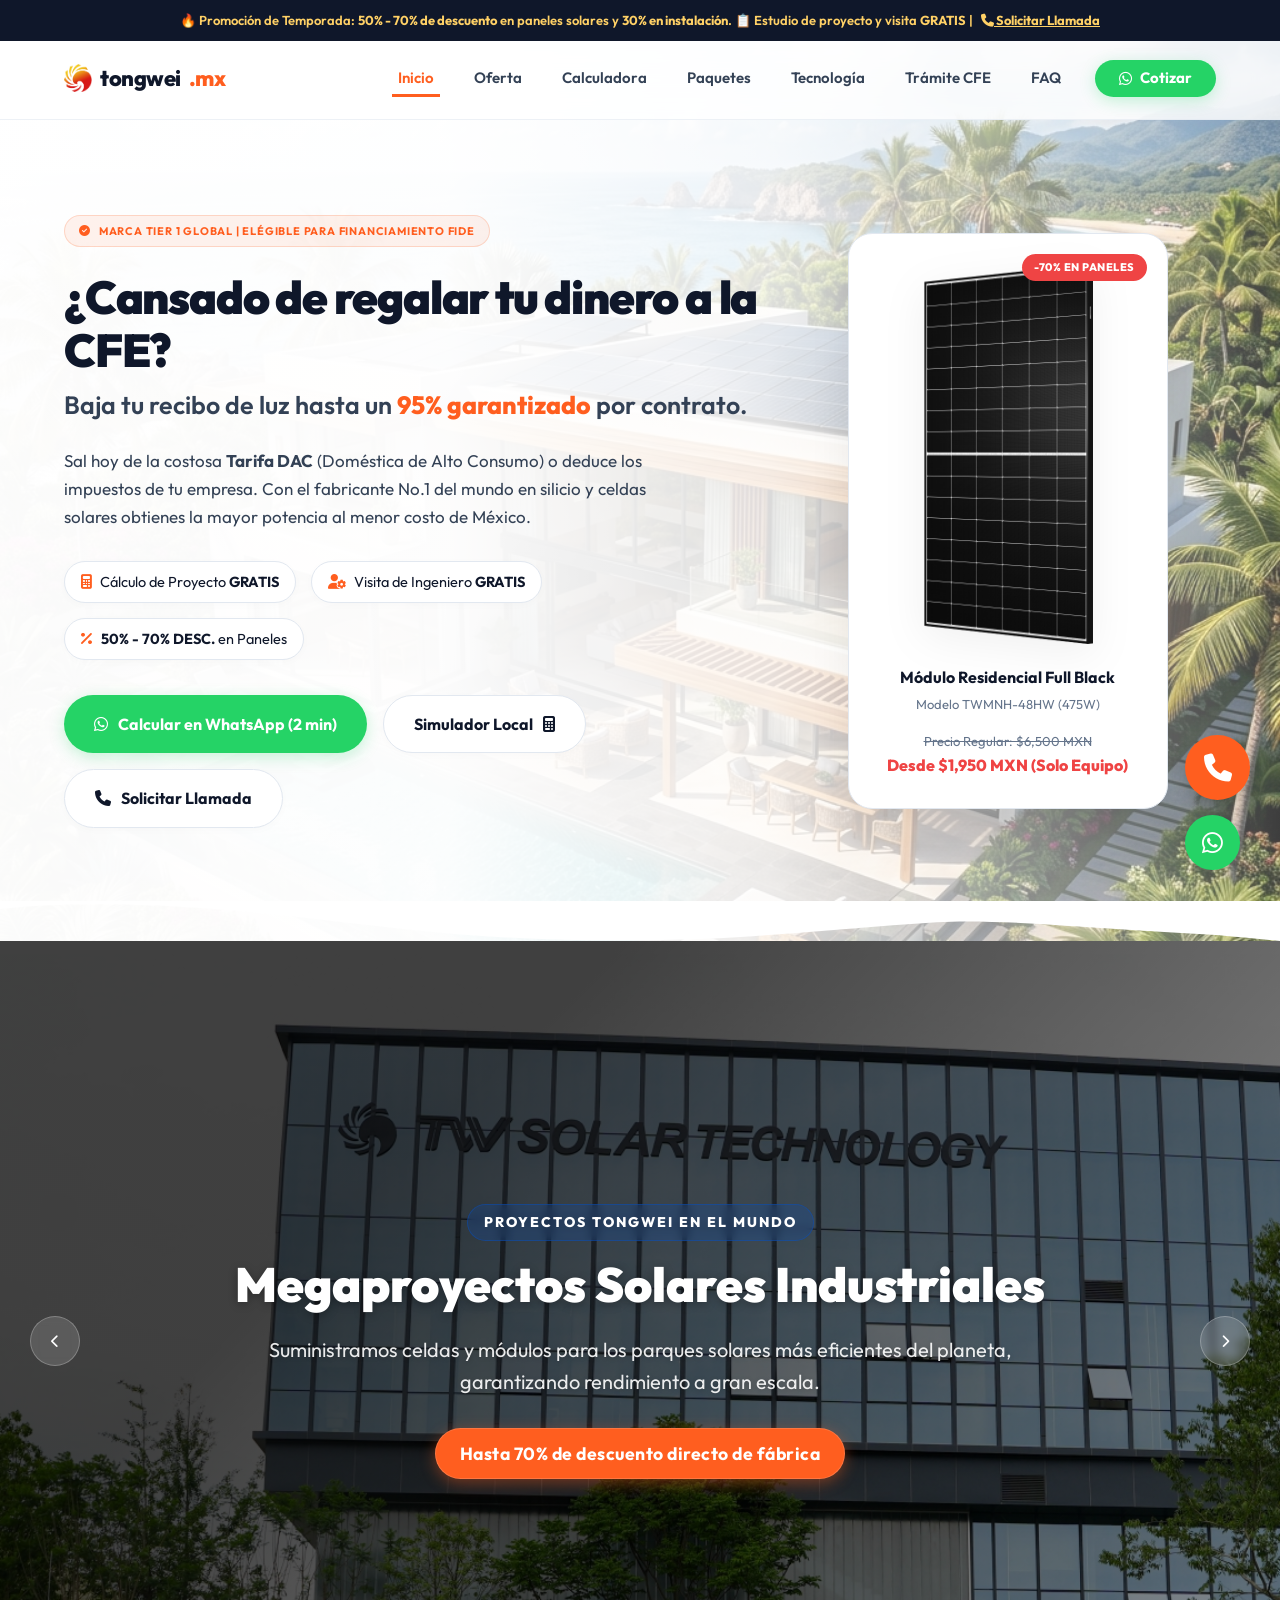
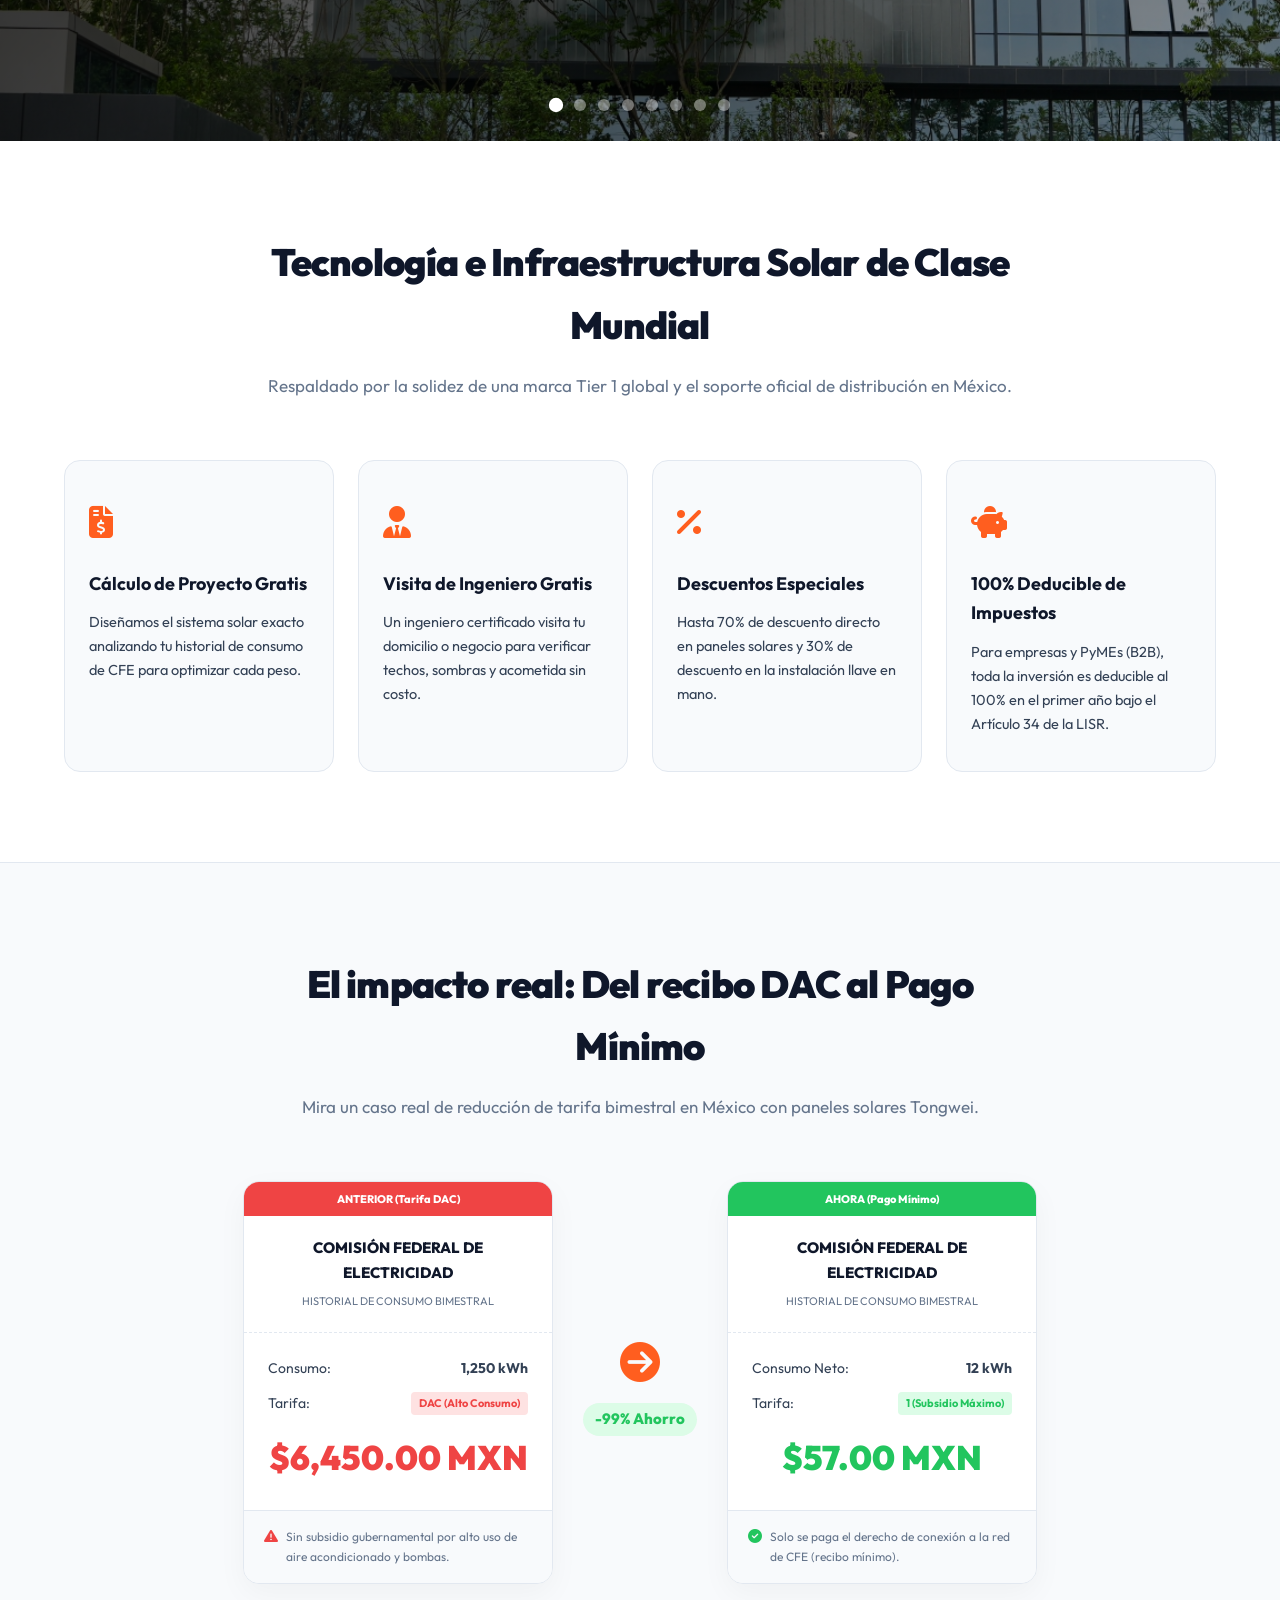
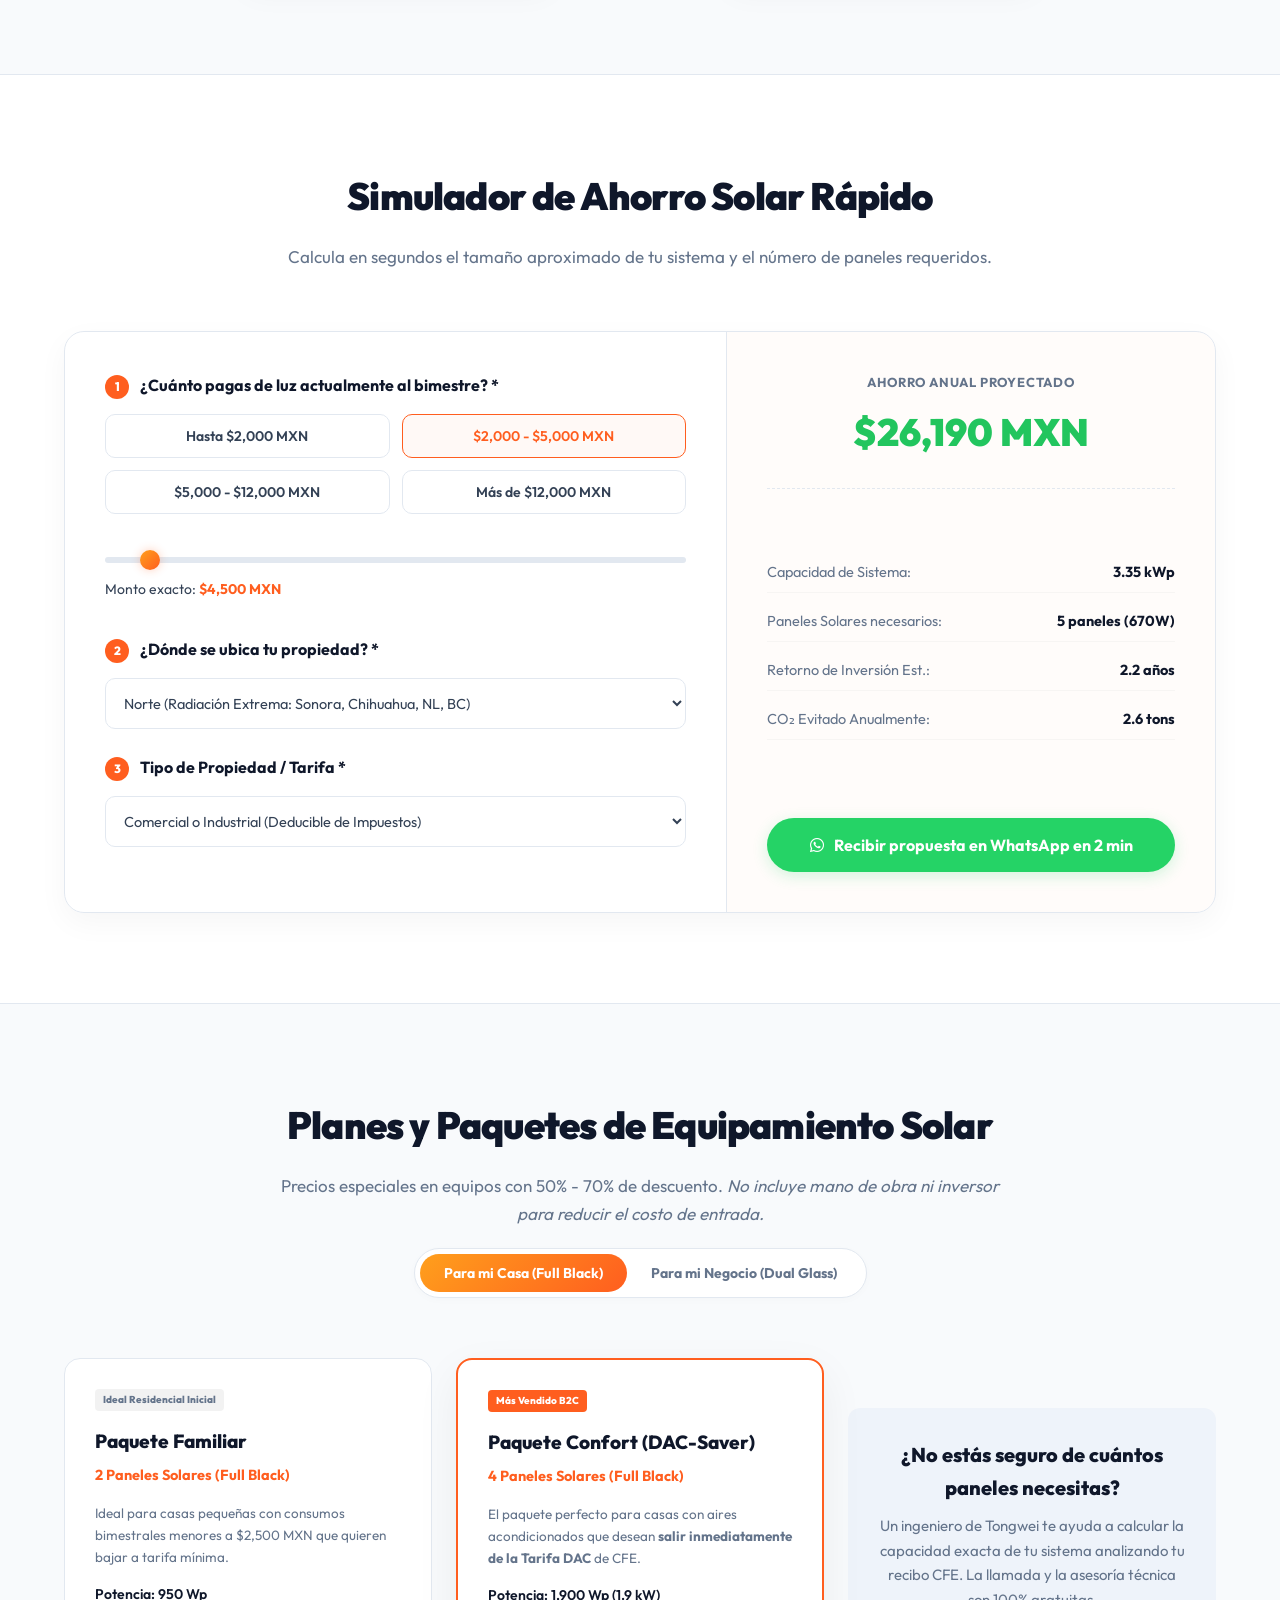
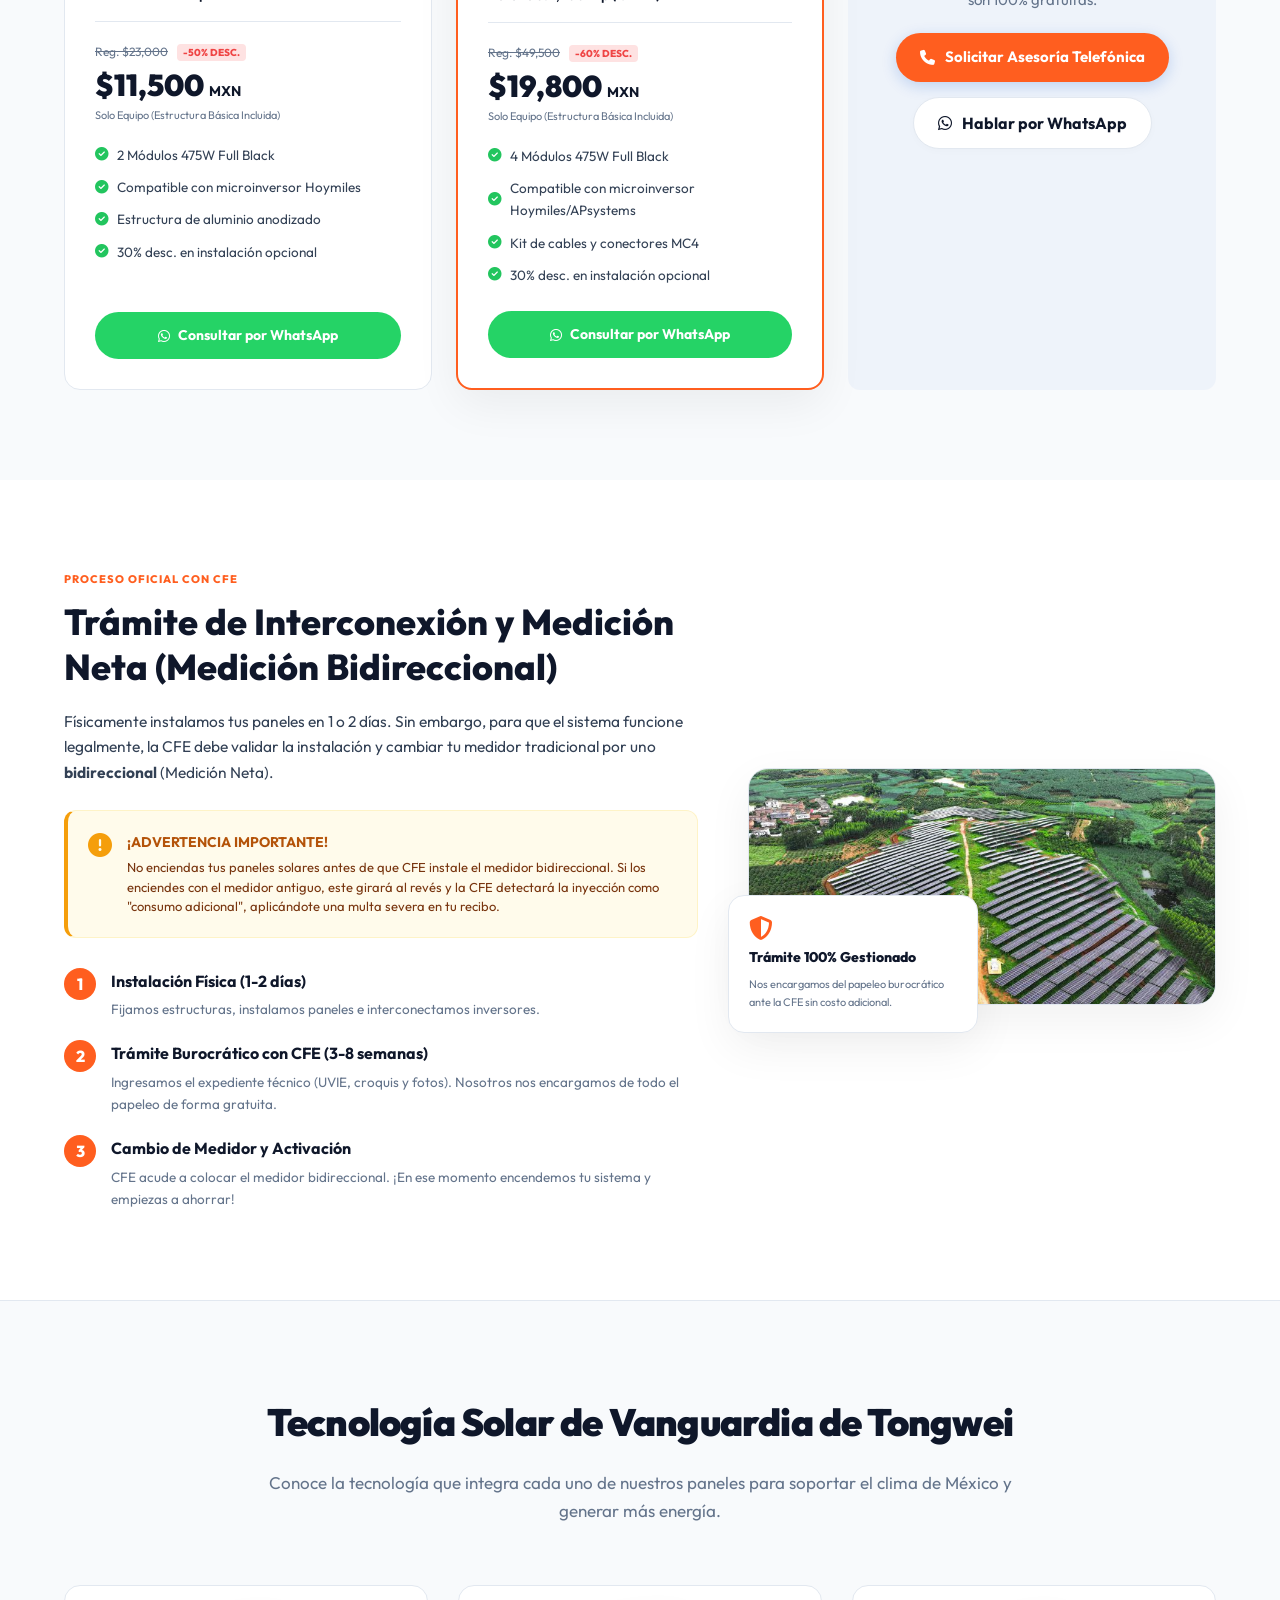
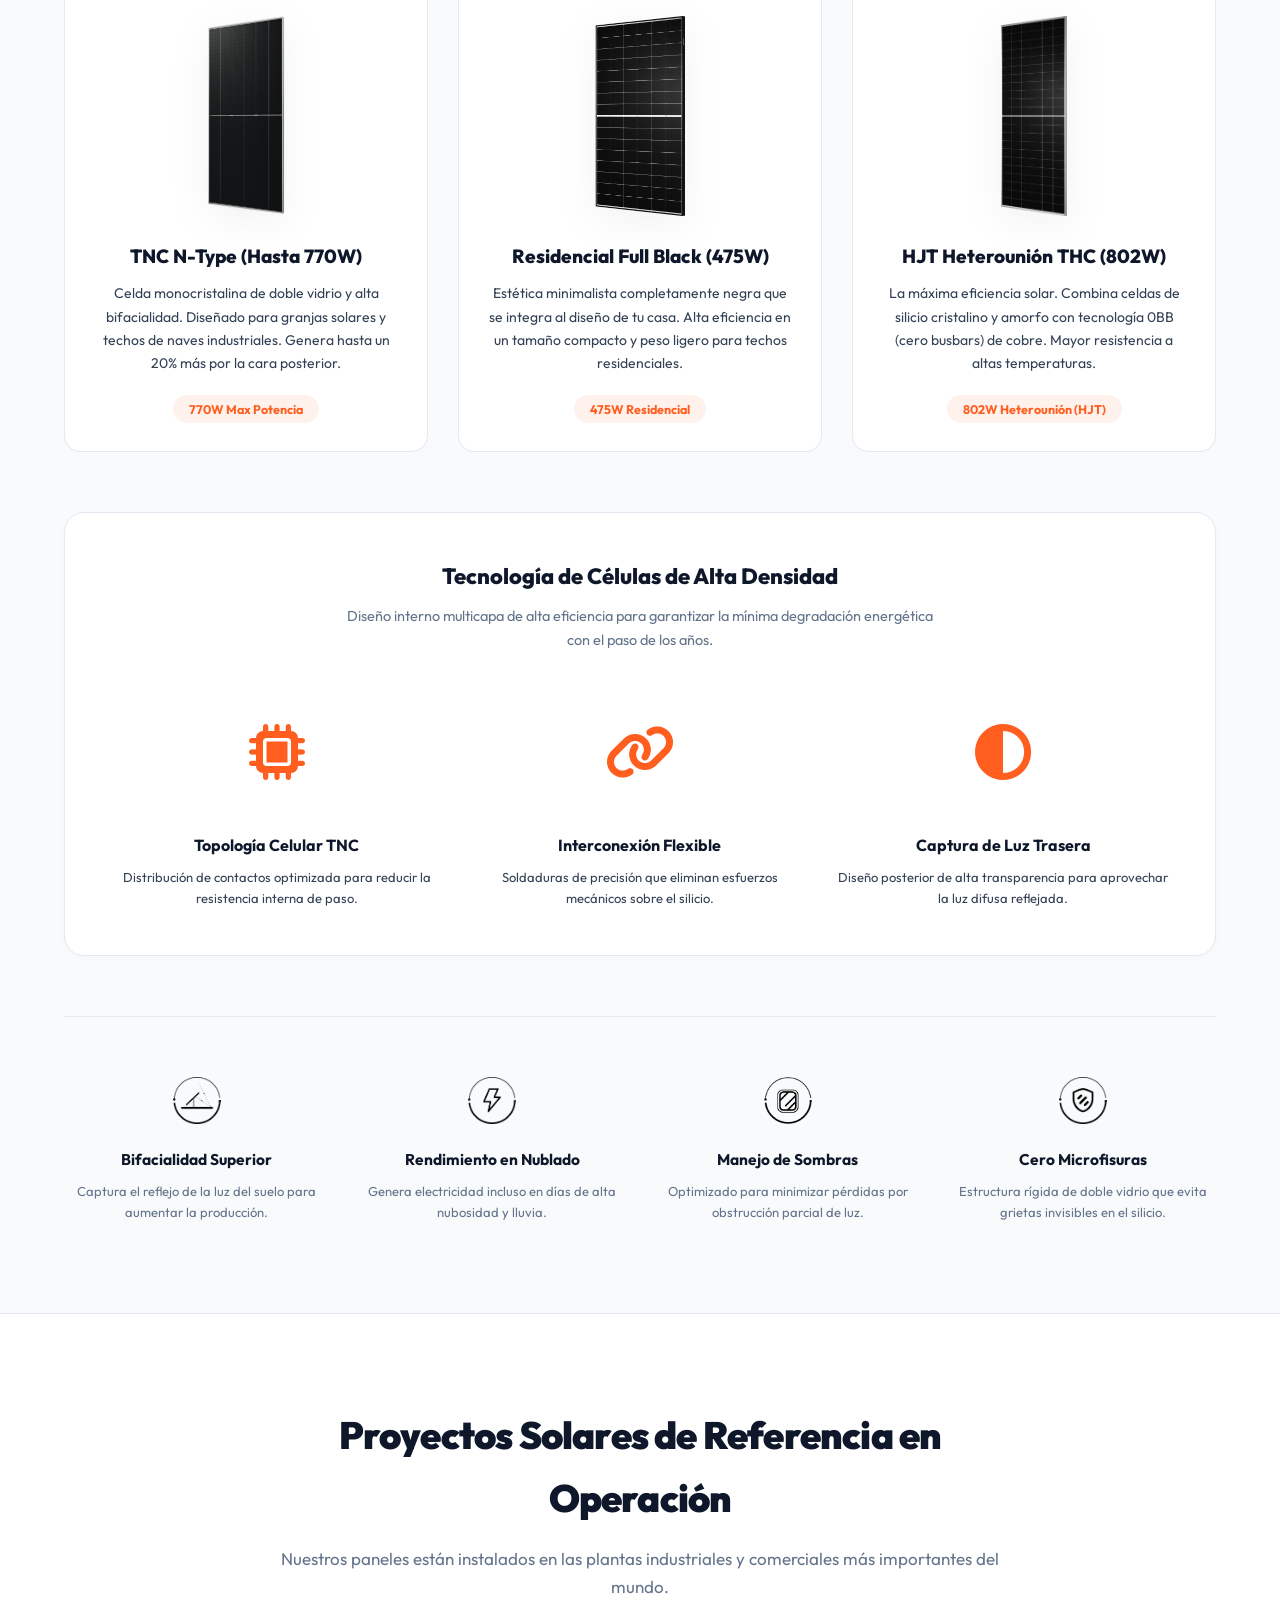
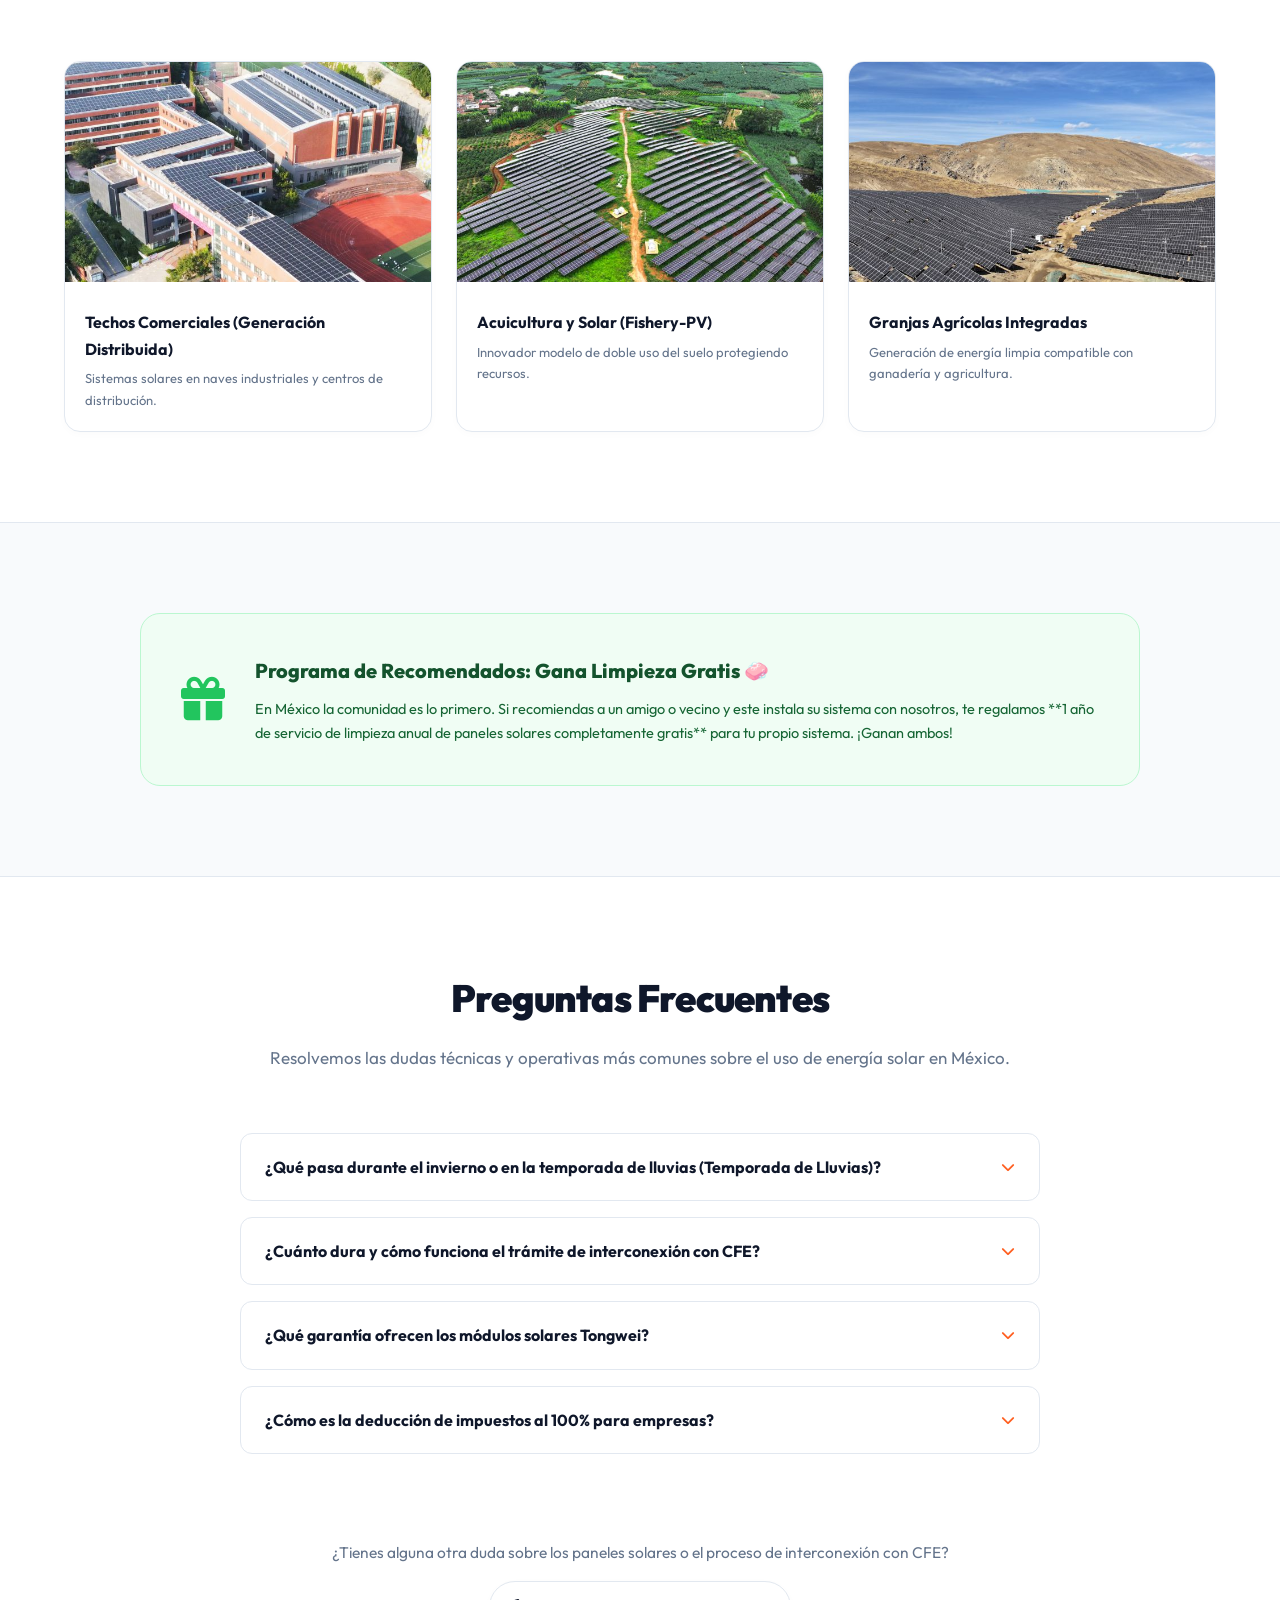
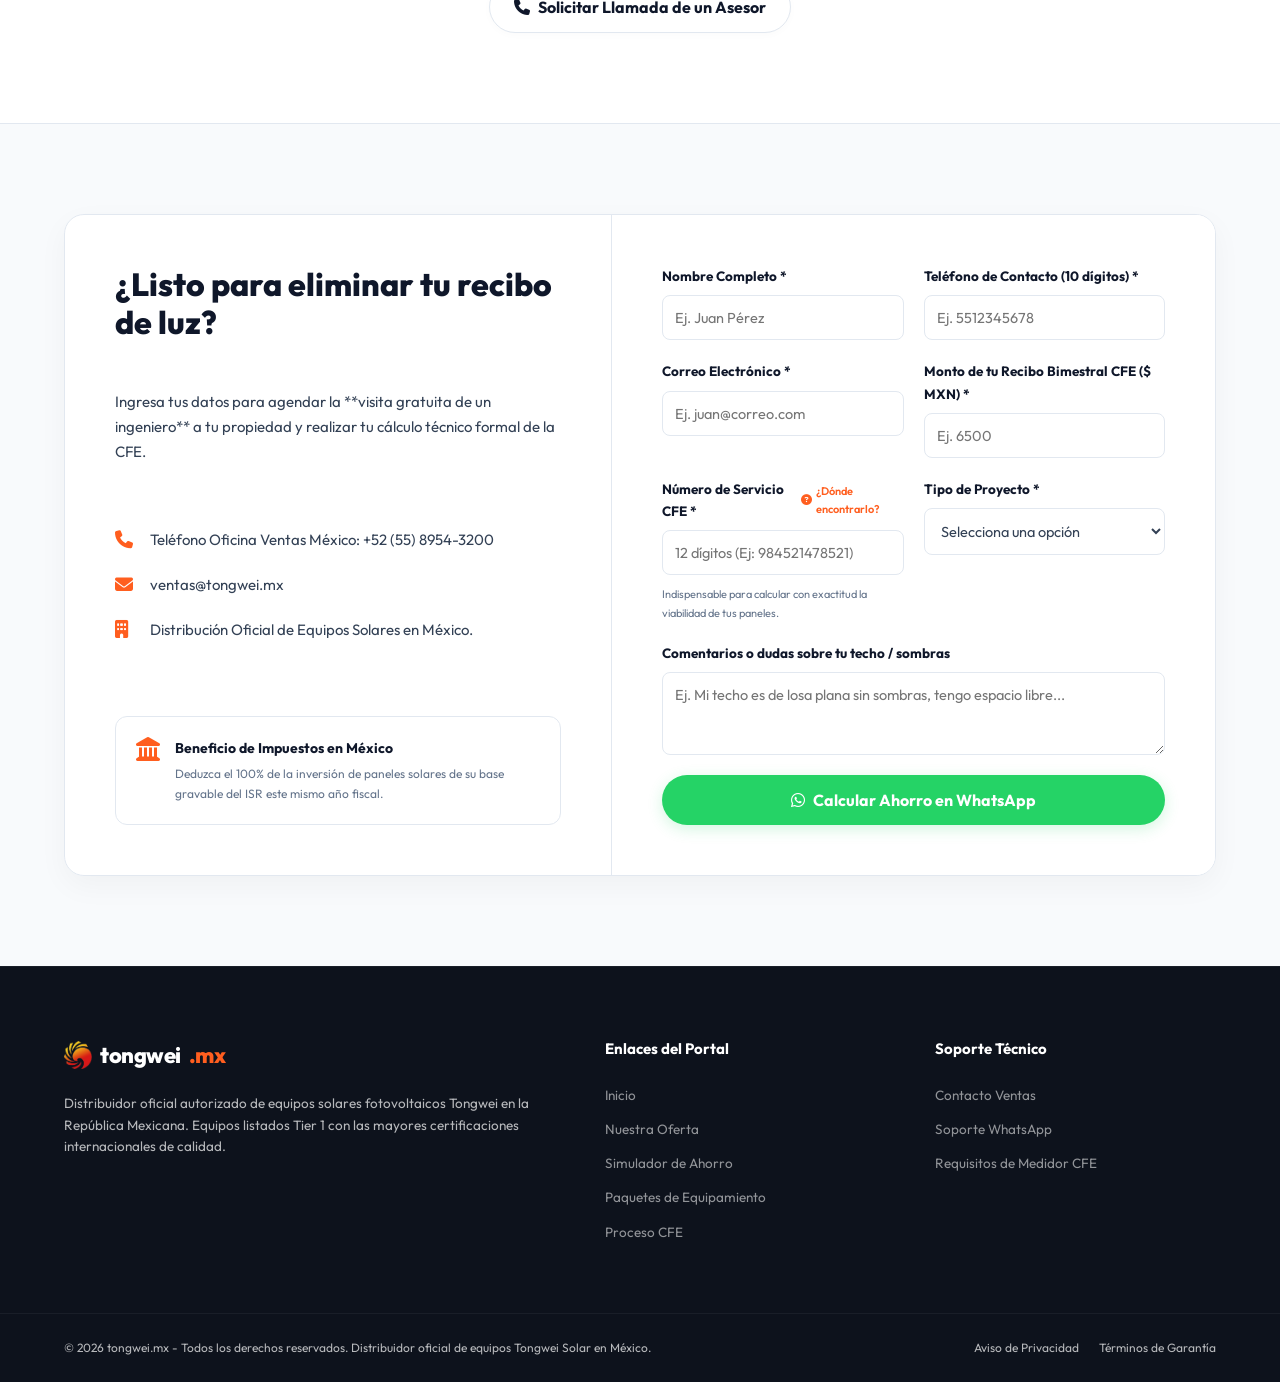
<file: index.html>
<!DOCTYPE html>
<html lang="es-MX">
<head>
    <meta charset="utf-8">
    <meta http-equiv="X-UA-Compatible" content="IE=edge">
    <meta name="viewport" content="width=device-width, initial-scale=1.0">
    <title>Tongwei Solar México | tongwei.mx | Paneles Solares Tier 1</title>
    <meta name="description" content="Distribuidor oficial de paneles solares Tongwei en México. Ahorra hasta 95% en tu recibo de luz CFE y sal de la tarifa DAC. Visita técnica y cálculo de proyecto 100% gratis.">
    <meta name="keywords" content="paneles solares mexico, tongwei.mx, cfe tarifa dac, ahorrar luz cfe, deduccion fiscal paneles solares, modulos fotovoltaicos mexico, exel solar, baywa mexico, krannich solar">
    <link rel="shortcut icon" href="favicon.ico">
    
    <!-- Google Fonts: Outfit -->
    <link rel="preconnect" href="https://fonts.googleapis.com">
    <link rel="preconnect" href="https://fonts.gstatic.com" crossorigin>
    <link href="https://fonts.googleapis.com/css2?family=Outfit:wght@300;400;500;600;700;800;900&display=swap" rel="stylesheet">
    
    <!-- Custom CSS -->
    <link rel="stylesheet" href="style.css?v=12">
    
    <!-- FontAwesome for Icons -->
    <link rel="stylesheet" href="https://cdnjs.cloudflare.com/ajax/libs/font-awesome/6.4.0/css/all.min.css">
</head>
<body>

    <!-- Top Promo Banner (UTP Alerts) -->
    <div class="top-promo-banner">
        <div class="banner-container">
            <span>🔥 Promoción de Temporada: <strong>50% - 70% de descuento</strong> en paneles solares y <strong>30% en instalación</strong>.</span>
            <span>📋 Estudio de proyecto y visita <strong>GRATIS</strong> | <a href="#" class="call-modal-trigger" style="color: var(--orange-primary); text-decoration: underline; font-weight: 700; margin-left: 5px;"><i class="fa-solid fa-phone"></i> Solicitar Llamada</a></span>
        </div>
    </div>

    <!-- Header / Navigation -->
    <header id="header">
        <div class="nav-container">
            <div class="logo">
                <img src="mx-logo.png" alt="Tongwei Solar Logo" class="brand-logo-img">
                <span class="brand-tw">tongwei</span><span class="brand-solar">.mx</span>
            </div>
            <nav class="nav-menu" id="navMenu">
                <a href="#inicio" class="active">Inicio</a>
                <a href="#utp">Oferta</a>
                <a href="#calculadora">Calculadora</a>
                <a href="#paquetes">Paquetes</a>
                <a href="#productos">Tecnología</a>
                <a href="#interconexion">Trámite CFE</a>
                <a href="#faq">FAQ</a>
                <a href="#contacto" class="btn-nav-cta"><i class="fa-brands fa-whatsapp"></i> Cotizar</a>
            </nav>
            <button class="mobile-toggle" id="mobileToggle" aria-label="Abrir menú">
                <i class="fa-solid fa-bars"></i>
            </button>
        </div>
    </header>

    <!-- Hero Section -->
    <section id="inicio" class="hero-section">
        <div class="hero-bg" style="background-image: url('images/mexican_villa_solar.png');"></div>
        <div class="hero-overlay"></div>
        <div class="hero-content-container">
            <div class="hero-text reveal fade-left">
                <div class="tier-tag"><i class="fa-solid fa-circle-check"></i> MARCA TIER 1 GLOBAL | ELÉGIBLE PARA FINANCIAMIENTO FIDE</div>
                <h1>¿Cansado de regalar tu dinero a la CFE?</h1>
                <h2>Baja tu recibo de luz hasta un <span class="highlight-orange">95% garantizado</span> por contrato.</h2>
                <p>Sal hoy de la costosa <strong>Tarifa DAC</strong> (Doméstica de Alto Consumo) o deduce los impuestos de tu empresa. Con el fabricante No.1 del mundo en silicio y celdas solares obtienes la mayor potencia al menor costo de México.</p>
                
                <!-- UTP highlights -->
                <div class="utp-hero-strip">
                    <div class="utp-hero-item">
                        <i class="fa-solid fa-calculator"></i>
                        <span>Cálculo de Proyecto <strong>GRATIS</strong></span>
                    </div>
                    <div class="utp-hero-item">
                        <i class="fa-solid fa-user-gear"></i>
                        <span>Visita de Ingeniero <strong>GRATIS</strong></span>
                    </div>
                    <div class="utp-hero-item">
                        <i class="fa-solid fa-percent"></i>
                        <span><strong>50% - 70% DESC.</strong> en Paneles</span>
                    </div>
                </div>

                <div class="hero-actions">
                    <a href="https://wa.me/525512345678?text=Hola!%20Vengo%20de%20tongwei.mx%20y%20quiero%20calcular%20mi%20ahorro%20gratis%20con%20el%20descuento%20de%20temporada." class="btn-primary-wa" target="_blank">
                        <i class="fa-brands fa-whatsapp"></i> Calcular en WhatsApp (2 min)
                    </a>
                    <a href="#calculadora" class="btn-secondary">Simulador Local <i class="fa-solid fa-calculator"></i></a>
                    <a href="#" class="btn-secondary call-modal-trigger"><i class="fa-solid fa-phone"></i> Solicitar Llamada</a>
                </div>
            </div>
            
            <div class="hero-badge-panel reveal fade-right">
                <div class="hero-visual-card">
                    <img src="images/twmnh48hw-3.png" alt="Panel Solar Residencial Tongwei" class="hero-panel-img">
                    <div class="badge-discount">-70% EN PANELES</div>
                    <div class="card-details">
                        <h4>Módulo Residencial Full Black</h4>
                        <p>Modelo TWMNH-48HW (475W)</p>
                        <span class="price-strike">Precio Regular: $6,500 MXN</span>
                        <span class="price-now">Desde $1,950 MXN (Solo Equipo)</span>
                    </div>
                </div>
            </div>
        </div>
        
        <!-- Waves separator -->
        <div class="custom-shape-divider-bottom">
            <svg data-name="Layer 1" xmlns="http://www.w3.org/2000/svg" viewBox="0 0 1200 120" preserveAspectRatio="none">
                <path d="M321.39,56.44c58-10.79,114.16-30.13,172-41.86,82.39-16.72,168.19-17.73,250.45-.39C823.78,31,906.67,72,985.66,92.83c70.05,18.48,146.53,26.09,214.34,3V120H0V0C26.9,8.75,57.05,18.3,80.12,22,185.88,38.93,263.49,67.31,321.39,56.44Z" class="shape-fill"></path>
            </svg>
        </div>
    </section>

    <!-- Section: Projects & Products Slider -->
    <section class="marketing-slider-section">
        <div class="slider-wrapper">
            <div class="slider-track" id="sliderTrack">
                <!-- Slide 1 -->
                <div class="slide active">
                    <div class="slide-bg" style="background-image: url('images/27.jpg');"></div>
                    <div class="slide-overlay"></div>
                    <div class="slide-content">
                        <div class="slide-tag">PROYECTOS TONGWEI EN EL MUNDO</div>
                        <h3>Megaproyectos Solares Industriales</h3>
                        <p>Suministramos celdas y módulos para los parques solares más eficientes del planeta, garantizando rendimiento a gran escala.</p>
                        <div class="slide-utp-badge">Hasta 70% de descuento directo de fábrica</div>
                    </div>
                </div>
                <!-- Slide 2 -->
                <div class="slide">
                    <div class="slide-bg" style="background-image: url('images/solar_factory_tech.png');"></div>
                    <div class="slide-overlay"></div>
                    <div class="slide-content">
                        <div class="slide-tag">TECNOLOGÍA TIER 1</div>
                        <h3>Paneles de Heterounión (HJT) y TNC (TOPCon)</h3>
                        <p>Eficiencia líder en la industria de hasta 22.8% con mejor coeficiente de temperatura para el calor extremo de México.</p>
                        <div class="slide-utp-badge">Garantía de 25 años en generación de energía</div>
                    </div>
                </div>
                <!-- Slide 3 -->
                <div class="slide">
                    <div class="slide-bg" style="background-image: url('images/mexican_home_sun.png');"></div>
                    <div class="slide-overlay"></div>
                    <div class="slide-content">
                        <div class="slide-tag">AHORRO GARANTIZADO CFE</div>
                        <h3>Sal de la Tarifa DAC y Ahorra hasta 95%</h3>
                        <p>Olvídate de las facturas excesivas de CFE. Transforma tu techo en una fuente de ingresos libre de mantenimiento.</p>
                        <div class="slide-utp-badge">Visita técnica y cálculo de proyecto 100% GRATIS</div>
                    </div>
                </div>
                <!-- Slide 4 -->
                <div class="slide">
                    <div class="slide-bg" style="background-image: url('images/commercial_solar_roof.png');"></div>
                    <div class="slide-overlay"></div>
                    <div class="slide-content">
                        <div class="slide-tag">DEDUCCIÓN FISCAL LISR ART. 34</div>
                        <h3>Retorno de Inversión Acelerado</h3>
                        <p>Para empresas en México: deducible al 100% de impuestos en el primer año fiscal. Recupera tu inversión en tiempo récord.</p>
                        <div class="slide-utp-badge">30% de descuento adicional en la instalación</div>
                    </div>
                </div>
                <!-- Slide 5 -->
                <div class="slide">
                    <div class="slide-bg" style="background-image: url('images/mexican_villa_panels.png');"></div>
                    <div class="slide-overlay"></div>
                    <div class="slide-content">
                        <div class="slide-tag">PROYECTOS RESIDENCIALES</div>
                        <h3>Residencias Inteligentes y Autosuficientes</h3>
                        <p>Diseños elegantes que se integran con la arquitectura de tu hogar, sumando valor patrimonial mientras reduces tu recibo al mínimo.</p>
                        <div class="slide-utp-badge">Visita técnica e ingeniería básica 100% GRATIS</div>
                    </div>
                </div>
                <!-- Slide 6 -->
                <div class="slide">
                    <div class="slide-bg" style="background-image: url('images/solar_panels_closeup.png');"></div>
                    <div class="slide-overlay"></div>
                    <div class="slide-content">
                        <div class="slide-tag">CALIDAD CERTIFICADA</div>
                        <h3>Celdas Monocristalinas de Alta Pureza</h3>
                        <p>Nuestros módulos cuentan con la tecnología de silicio ultra puro de Tongwei, líder mundial en producción de obleas solares.</p>
                        <div class="slide-utp-badge">Garantía de rendimiento lineal por 25 años</div>
                    </div>
                </div>
                <!-- Slide 7 -->
                <div class="slide">
                    <div class="slide-bg" style="background-image: url('images/solar_installation_process.png');"></div>
                    <div class="slide-overlay"></div>
                    <div class="slide-content">
                        <div class="slide-tag">INGENIERÍA E INSTALACIÓN</div>
                        <h3>Instalación Profesional Llave en Mano</h3>
                        <p>Montaje realizado bajo estrictos estándares de seguridad y calidad estructural, garantizando resistencia ante huracanes y vientos.</p>
                        <div class="slide-utp-badge">30% de descuento en mano de obra y estructura</div>
                    </div>
                </div>
                <!-- Slide 8 -->
                <div class="slide">
                    <div class="slide-bg" style="background-image: url('images/mexican_family_solar.png');"></div>
                    <div class="slide-overlay"></div>
                    <div class="slide-content">
                        <div class="slide-tag">BIENESTAR Y TRANQUILIDAD</div>
                        <h3>Energía Limpia para tu Familia</h3>
                        <p>Protege a los tuyos de las constantes alzas de tarifas de CFE y contribuye activamente a la transición energética en México.</p>
                        <div class="slide-utp-badge">Calcula tu retorno de inversión hoy mismo</div>
                    </div>
                </div>
            </div>
            
            <!-- Slider Navigation Arrows -->
            <button class="slider-arrow prev-arrow" id="prevSlide" aria-label="Anterior slide">
                <i class="fa-solid fa-chevron-left"></i>
            </button>
            <button class="slider-arrow next-arrow" id="nextSlide" aria-label="Siguiente slide">
                <i class="fa-solid fa-chevron-right"></i>
            </button>
            
            <!-- Slider Dots -->
            <div class="slider-dots" id="sliderDots">
                <span class="dot active" data-slide="0"></span>
                <span class="dot" data-slide="1"></span>
                <span class="dot" data-slide="2"></span>
                <span class="dot" data-slide="3"></span>
                <span class="dot" data-slide="4"></span>
                <span class="dot" data-slide="5"></span>
                <span class="dot" data-slide="6"></span>
                <span class="dot" data-slide="7"></span>
            </div>
        </div>
    </section>

    <!-- Section: UTP Detail Strip -->
    <section id="utp" class="utp-detail-section">
        <div class="section-container">
            <div class="section-header reveal">
                <h2>Tecnología e Infraestructura Solar de Clase Mundial</h2>
                <p>Respaldado por la solidez de una marca Tier 1 global y el soporte oficial de distribución en México.</p>
            </div>
            
            <div class="utp-grid">
                <div class="utp-card reveal fade-up">
                    <div class="utp-icon"><i class="fa-solid fa-file-invoice-dollar"></i></div>
                    <h3>Cálculo de Proyecto Gratis</h3>
                    <p>Diseñamos el sistema solar exacto analizando tu historial de consumo de CFE para optimizar cada peso.</p>
                </div>
                <div class="utp-card reveal fade-up" style="animation-delay: 0.1s;">
                    <div class="utp-icon"><i class="fa-solid fa-user-tie"></i></div>
                    <h3>Visita de Ingeniero Gratis</h3>
                    <p>Un ingeniero certificado visita tu domicilio o negocio para verificar techos, sombras y acometida sin costo.</p>
                </div>
                <div class="utp-card reveal fade-up" style="animation-delay: 0.2s;">
                    <div class="utp-icon"><i class="fa-solid fa-percent"></i></div>
                    <h3>Descuentos Especiales</h3>
                    <p>Hasta 70% de descuento directo en paneles solares y 30% de descuento en la instalación llave en mano.</p>
                </div>
                <div class="utp-card reveal fade-up" style="animation-delay: 0.3s;">
                    <div class="utp-icon"><i class="fa-solid fa-piggy-bank"></i></div>
                    <h3>100% Deducible de Impuestos</h3>
                    <p>Para empresas y PyMEs (B2B), toda la inversión es deducible al 100% en el primer año bajo el Artículo 34 de la LISR.</p>
                </div>
            </div>
        </div>
    </section>

    <!-- Before / After CFE Bills Proof Section -->
    <section class="proof-section">
        <div class="section-container">
            <div class="section-header reveal">
                <h2>El impacto real: Del recibo DAC al Pago Mínimo</h2>
                <p>Mira un caso real de reducción de tarifa bimestral en México con paneles solares Tongwei.</p>
            </div>
            
            <div class="proof-wrapper reveal">
                <div class="bill-card before">
                    <div class="bill-badge dac">ANTERIOR (Tarifa DAC)</div>
                    <div class="bill-header">
                        <h4>Comisión Federal de Electricidad</h4>
                        <span>HISTORIAL DE CONSUMO BIMESTRAL</span>
                    </div>
                    <div class="bill-body">
                        <div class="bill-row">
                            <span>Consumo:</span>
                            <strong>1,250 kWh</strong>
                        </div>
                        <div class="bill-row">
                            <span>Tarifa:</span>
                            <span class="tag-red">DAC (Alto Consumo)</span>
                        </div>
                        <div class="bill-amount">$6,450.00 MXN</div>
                    </div>
                    <div class="bill-footer">
                        <i class="fa-solid fa-triangle-exclamation"></i> Sin subsidio gubernamental por alto uso de aire acondicionado y bombas.
                    </div>
                </div>
                
                <div class="bill-separator">
                    <div class="arrow-arrow"><i class="fa-solid fa-circle-arrow-right"></i></div>
                    <span class="saving-pct">-99% Ahorro</span>
                </div>
                
                <div class="bill-card after">
                    <div class="bill-badge minimum">AHORA (Pago Mínimo)</div>
                    <div class="bill-header">
                        <h4>Comisión Federal de Electricidad</h4>
                        <span>HISTORIAL DE CONSUMO BIMESTRAL</span>
                    </div>
                    <div class="bill-body">
                        <div class="bill-row">
                            <span>Consumo Neto:</span>
                            <strong>12 kWh</strong>
                        </div>
                        <div class="bill-row">
                            <span>Tarifa:</span>
                            <span class="tag-green">1 (Subsidio Máximo)</span>
                        </div>
                        <div class="bill-amount">$57.00 MXN</div>
                    </div>
                    <div class="bill-footer">
                        <i class="fa-solid fa-circle-check"></i> Solo se paga el derecho de conexión a la red de CFE (recibo mínimo).
                    </div>
                </div>
            </div>
        </div>
    </section>

    <!-- Interactive Savings Calculator (3 Questions structure based on PDF) -->
    <section id="calculadora" class="calculator-section">
        <div class="section-container">
            <div class="section-header reveal">
                <h2>Simulador de Ahorro Solar Rápido</h2>
                <p>Calcula en segundos el tamaño aproximado de tu sistema y el número de paneles requeridos.</p>
            </div>
            
            <div class="calc-card glass-panel reveal">
                <div class="calc-inputs-panel">
                    <!-- Q1 -->
                    <div class="calc-group">
                        <label><span class="q-num">1</span> ¿Cuánto pagas de luz actualmente al bimestre? *</label>
                        <div class="bill-options">
                            <button class="bill-opt-btn" data-value="1500">Hasta $2,000 MXN</button>
                            <button class="bill-opt-btn active" data-value="4500">$2,000 - $5,000 MXN</button>
                            <button class="bill-opt-btn" data-value="9000">$5,000 - $12,000 MXN</button>
                            <button class="bill-opt-btn" data-value="25000">Más de $12,000 MXN</button>
                        </div>
                        <!-- Slider backup for precision -->
                        <div class="slider-container">
                            <input type="range" id="billSlider" min="1500" max="50000" step="500" value="4500">
                            <div class="slider-text">Monto exacto: <strong>$<span id="billValText">4,500</span> MXN</strong></div>
                        </div>
                    </div>
                    
                    <!-- Q2 -->
                    <div class="calc-group">
                        <label><span class="q-num">2</span> ¿Dónde se ubica tu propiedad? *</label>
                        <select id="regionSelect">
                            <option value="north" selected>Norte (Radiación Extrema: Sonora, Chihuahua, NL, BC)</option>
                            <option value="center">Centro (Radiación Alta: Jalisco, CDMX, Querétaro, Bajío)</option>
                            <option value="south">Sur/Sureste (Radiación Moderada: Yucatán, Chiapas, Veracruz)</option>
                        </select>
                    </div>

                    <!-- Q3 -->
                    <div class="calc-group">
                        <label><span class="q-num">3</span> Tipo de Propiedad / Tarifa *</label>
                        <select id="tariffSelect">
                            <option value="residential">Residencial (Tarifa DAC / Casa con climas)</option>
                            <option value="commercial" selected>Comercial o Industrial (Deducible de Impuestos)</option>
                        </select>
                    </div>
                </div>
                
                <div class="calc-results-panel">
                    <div class="result-headline">
                        <h3>Ahorro Anual Proyectado</h3>
                        <div class="savings-number" id="savingsAnualText">$0 MXN</div>
                    </div>
                    
                    <div class="result-details-grid">
                        <div class="detail-item">
                            <span class="label">Capacidad de Sistema:</span>
                            <span class="value" id="systemSizeText">0 kWp</span>
                        </div>
                        <div class="detail-item">
                            <span class="label">Paneles Solares necesarios:</span>
                            <span class="value" id="panelCountText">0 celdas</span>
                        </div>
                        <div class="detail-item">
                            <span class="label">Retorno de Inversión Est.:</span>
                            <span class="value" id="roiText">0 años</span>
                        </div>
                        <div class="detail-item">
                            <span class="label">CO₂ Evitado Anualmente:</span>
                            <span class="value" id="co2Text">0 toneladas</span>
                        </div>
                    </div>
                    
                    <a href="#" id="calcWhatsAppBtn" target="_blank" class="btn-calc-wa">
                        <i class="fa-brands fa-whatsapp"></i> Recibir propuesta en WhatsApp en 2 min
                    </a>
                </div>
            </div>
        </div>
    </section>

    <!-- Package Offers (Пакетные предложения) -->
    <section id="paquetes" class="packages-section">
        <div class="section-container">
            <div class="section-header reveal">
                <h2>Planes y Paquetes de Equipamiento Solar</h2>
                <p>Precios especiales en equipos con 50% - 70% de descuento. <em>No incluye mano de obra ni inversor para reducir el costo de entrada.</em></p>
                
                <!-- Package Filter Switcher -->
                <div class="package-switcher-wrap">
                    <button class="switcher-btn active" id="btnFilterRes">Para mi Casa (Full Black)</button>
                    <button class="switcher-btn" id="btnFilterCom">Para mi Negocio (Dual Glass)</button>
                </div>
            </div>
            
            <div class="packages-grid">
                <!-- Pack 1: Familiar -->
                <div class="package-card filter-res reveal fade-up">
                    <div class="pack-badge">Ideal Residencial Inicial</div>
                    <h3>Paquete Familiar</h3>
                    <div class="pack-panels">2 Paneles Solares (Full Black)</div>
                    <p class="pack-desc">Ideal para casas pequeñas con consumos bimestrales menores a $2,500 MXN que quieren bajar a tarifa mínima.</p>
                    <div class="pack-power">Potencia: 950 Wp</div>
                    
                    <div class="pack-pricing">
                        <span class="regular">Reg. $23,000</span>
                        <span class="discount">-50% DESC.</span>
                        <div class="price">$11,500 <span class="currency">MXN</span></div>
                        <span class="price-note">Solo Equipo (Estructura Básica Incluida)</span>
                    </div>
                    
                    <ul class="pack-features">
                        <li><i class="fa-solid fa-circle-check"></i> 2 Módulos 475W Full Black</li>
                        <li><i class="fa-solid fa-circle-check"></i> Compatible con microinversor Hoymiles</li>
                        <li><i class="fa-solid fa-circle-check"></i> Estructura de aluminio anodizado</li>
                        <li><i class="fa-solid fa-circle-check"></i> 30% desc. en instalación opcional</li>
                    </ul>
                    
                    <a href="https://wa.me/525512345678?text=Hola!%20Estoy%20interesado%20en%20el%20Paquete%20Familiar%20de%202%20paneles%20de%20tongwei.mx." target="_blank" class="btn-pack-wa">
                        <i class="fa-brands fa-whatsapp"></i> Consultar por WhatsApp
                    </a>
                </div>

                <!-- Pack 2: Confort -->
                <div class="package-card featured filter-res reveal fade-up" style="animation-delay: 0.1s;">
                    <div class="pack-badge best-seller">Más Vendido B2C</div>
                    <h3>Paquete Confort (DAC-Saver)</h3>
                    <div class="pack-panels">4 Paneles Solares (Full Black)</div>
                    <p class="pack-desc">El paquete perfecto para casas con aires acondicionados que desean <strong>salir inmediatamente de la Tarifa DAC</strong> de CFE.</p>
                    <div class="pack-power">Potencia: 1,900 Wp (1.9 kW)</div>
                    
                    <div class="pack-pricing">
                        <span class="regular">Reg. $49,500</span>
                        <span class="discount">-60% DESC.</span>
                        <div class="price">$19,800 <span class="currency">MXN</span></div>
                        <span class="price-note">Solo Equipo (Estructura Básica Incluida)</span>
                    </div>
                    
                    <ul class="pack-features">
                        <li><i class="fa-solid fa-circle-check"></i> 4 Módulos 475W Full Black</li>
                        <li><i class="fa-solid fa-circle-check"></i> Compatible con microinversor Hoymiles/APsystems</li>
                        <li><i class="fa-solid fa-circle-check"></i> Kit de cables y conectores MC4</li>
                        <li><i class="fa-solid fa-circle-check"></i> 30% desc. en instalación opcional</li>
                    </ul>
                    
                    <a href="https://wa.me/525512345678?text=Hola!%20Estoy%20interesado%20en%20el%20Paquete%20Confort%20de%204%20paneles%20de%20tongwei.mx." target="_blank" class="btn-pack-wa">
                        <i class="fa-brands fa-whatsapp"></i> Consultar por WhatsApp
                    </a>
                </div>

                <!-- Pack 3: PyME Comercial -->
                <div class="package-card filter-com reveal fade-up">
                    <div class="pack-badge">Ideal Comercio PyME</div>
                    <h3>Paquete Comercial</h3>
                    <div class="pack-panels">12 Paneles Solares (Dual Glass)</div>
                    <p class="pack-desc">Ideal para restaurantes, tiendas, oficinas o talleres con recibos entre $5,000 y $12,000 MXN. Deducible de impuestos.</p>
                    <div class="pack-power">Potencia: 8,040 Wp (8.0 kW)</div>
                    
                    <div class="pack-pricing">
                        <span class="regular">Reg. $196,000</span>
                        <span class="discount">-70% DESC.</span>
                        <div class="price">$58,900 <span class="currency">MXN</span></div>
                        <span class="price-note">Solo Equipo (Estructura Básica Incluida)</span>
                    </div>
                    
                    <ul class="pack-features">
                        <li><i class="fa-solid fa-circle-check"></i> 12 Módulos 670W N-Type</li>
                        <li><i class="fa-solid fa-circle-check"></i> Compatible con inversores Solis/Growatt</li>
                        <li><i class="fa-solid fa-circle-check"></i> Deducible al 100% de ISR el 1er año</li>
                        <li><i class="fa-solid fa-circle-check"></i> 30% desc. en instalación opcional</li>
                    </ul>
                    
                    <a href="https://wa.me/525512345678?text=Hola!%20Estoy%20interesado%20en%20el%20Paquete%20Comercial%20de%2012%20paneles%20de%20tongwei.mx." target="_blank" class="btn-pack-wa">
                        <i class="fa-brands fa-whatsapp"></i> Consultar por WhatsApp
                    </a>
                </div>

                <!-- Pack 4: Industrial -->
                <div class="package-card filter-com reveal fade-up" style="animation-delay: 0.1s;">
                    <div class="pack-badge">Alta Potencia Comercial</div>
                    <h3>Paquete Industrial</h3>
                    <div class="pack-panels">20 Paneles Solares (Dual Glass)</div>
                    <p class="pack-desc">Para naves industriales, bodegas, hoteles o gasolineras con consumos bimestrales altos. Retorno en tiempo récord.</p>
                    <div class="pack-power">Potencia: 13,400 Wp (13.4 kW)</div>
                    
                    <div class="pack-pricing">
                        <span class="regular">Reg. $316,000</span>
                        <span class="discount">-70% DESC.</span>
                        <div class="price">$95,000 <span class="currency">MXN</span></div>
                        <span class="price-note">Solo Equipo (Estructura Básica Incluida)</span>
                    </div>
                    
                    <ul class="pack-features">
                        <li><i class="fa-solid fa-circle-check"></i> 20 Módulos 670W N-Type</li>
                        <li><i class="fa-solid fa-circle-check"></i> Compatible con inversores Solis/Growatt</li>
                        <li><i class="fa-solid fa-circle-check"></i> Deducible al 100% de ISR el 1er año</li>
                        <li><i class="fa-solid fa-circle-check"></i> 30% desc. en instalación opcional</li>
                    </ul>
                    
                    <a href="https://wa.me/525512345678?text=Hola!%20Estoy%20interesado%20en%20el%20Paquete%20Industrial%20de%2020%20paneles%20de%20tongwei.mx." target="_blank" class="btn-pack-wa">
                        <i class="fa-brands fa-whatsapp"></i> Consultar por WhatsApp
                    </a>
                </div>
                
                <!-- Packages CTA: Objections & Call Request -->
                <div class="packages-cta reveal fade-up" style="margin-top: 50px; text-align: center; background: rgba(0, 82, 204, 0.04); padding: 30px; border-radius: 12px; border: 1px solid var(--border-light);">
                    <h4 style="font-size: 20px; font-weight: 800; color: var(--text-dark); margin-bottom: 10px;">¿No estás seguro de cuántos paneles necesitas?</h4>
                    <p style="font-size: 15px; color: var(--text-muted); margin-bottom: 20px; max-width: 600px; margin-left: auto; margin-right: auto;">Un ingeniero de Tongwei te ayuda a calcular la capacidad exacta de tu sistema analizando tu recibo CFE. La llamada y la asesoría técnica son 100% gratuitas.</p>
                    <div style="display: flex; gap: 15px; justify-content: center; flex-wrap: wrap;">
                        <a href="#" class="btn-submit-modal call-modal-trigger" style="margin-top: 0; padding: 12px 24px; border-radius: 30px; background-color: var(--primary); box-shadow: 0 4px 15px rgba(0, 82, 204, 0.2);"><i class="fa-solid fa-phone"></i> Solicitar Asesoría Telefónica</a>
                        <a href="https://wa.me/525512345678?text=Hola!%20Quiero%20asesoria%20sobre%20los%20paquetes%20de%20paneles%20solares%20que%20vi%20en%20tongwei.mx." class="btn-secondary" target="_blank" style="padding: 12px 24px; border-radius: 30px;"><i class="fa-brands fa-whatsapp"></i> Hablar por WhatsApp</a>
                    </div>
                </div>
            </div>
        </section>

    <!-- Section: CFE Interconnection and Bureaucracy -->
    <section id="interconexion" class="interconnection-section">
        <div class="section-container">
            <div class="interconn-wrapper">
                <div class="interconn-text reveal fade-left">
                    <span class="section-subtitle">PROCESO OFICIAL CON CFE</span>
                    <h2>Trámite de Interconexión y Medición Neta (Medición Bidireccional)</h2>
                    <p>Físicamente instalamos tus paneles en 1 o 2 días. Sin embargo, para que el sistema funcione legalmente, la CFE debe validar la instalación y cambiar tu medidor tradicional por uno <strong>bidireccional</strong> (Medición Neta).</p>
                    
                    <div class="alert-box-warning">
                        <i class="fa-solid fa-circle-exclamation"></i>
                        <div>
                            <strong>¡ADVERTENCIA IMPORTANTE!</strong>
                            <p>No enciendas tus paneles solares antes de que CFE instale el medidor bidireccional. Si los enciendes con el medidor antiguo, este girará al revés y la CFE detectará la inyección como "consumo adicional", aplicándote una multa severa en tu recibo.</p>
                        </div>
                    </div>
                    
                    <div class="process-steps">
                        <div class="step">
                            <span class="step-num">1</span>
                            <div>
                                <h4>Instalación Física (1-2 días)</h4>
                                <p>Fijamos estructuras, instalamos paneles e interconectamos inversores.</p>
                            </div>
                        </div>
                        <div class="step">
                            <span class="step-num">2</span>
                            <div>
                                <h4>Trámite Burocrático con CFE (3-8 semanas)</h4>
                                <p>Ingresamos el expediente técnico (UVIE, croquis y fotos). Nosotros nos encargamos de todo el papeleo de forma gratuita.</p>
                            </div>
                        </div>
                        <div class="step">
                            <span class="step-num">3</span>
                            <div>
                                <h4>Cambio de Medidor y Activación</h4>
                                <p>CFE acude a colocar el medidor bidireccional. ¡En ese momento encendemos tu sistema y empiezas a ahorrar!</p>
                            </div>
                        </div>
                    </div>
                </div>
                
                <div class="interconn-visual reveal fade-right">
                    <img src="images/12.jpg" alt="Instalador revisando medidor bidireccional CFE" class="interconn-img">
                    <div class="floating-alert-card">
                        <i class="fa-solid fa-shield-halved"></i>
                        <h4>Trámite 100% Gestionado</h4>
                        <p>Nos encargamos del papeleo burocrático ante la CFE sin costo adicional.</p>
                    </div>
                </div>
            </div>
        </div>
    </section>

    <!-- Technology Detail (Brand & Cels - Tier 1) -->
    <section id="productos" class="tech-section">
        <div class="section-container">
            <div class="section-header reveal">
                <h2>Tecnología Solar de Vanguardia de Tongwei</h2>
                <p>Conoce la tecnología que integra cada uno de nuestros paneles para soportar el clima de México y generar más energía.</p>
            </div>
            
            <div class="tech-grid">
                <div class="tech-card reveal fade-up">
                    <img src="images/twmnf66qd.png" alt="Panel TWMNF-66QD">
                    <div class="tech-body">
                        <h3>TNC N-Type (Hasta 770W)</h3>
                        <p>Celda monocristalina de doble vidrio y alta bifacialidad. Diseñado para granjas solares y techos de naves industriales. Genera hasta un 20% más por la cara posterior.</p>
                        <span class="tech-power">770W Max Potencia</span>
                    </div>
                </div>
                
                <div class="tech-card reveal fade-up" style="animation-delay: 0.1s;">
                    <img src="images/twmnh48hw-3.png" alt="Panel TWMNH-48HW">
                    <div class="tech-body">
                        <h3>Residencial Full Black (475W)</h3>
                        <p>Estética minimalista completamente negra que se integra al diseño de tu casa. Alta eficiencia en un tamaño compacto y peso ligero para techos residenciales.</p>
                        <span class="tech-power">475W Residencial</span>
                    </div>
                </div>
                
                <div class="tech-card reveal fade-up" style="animation-delay: 0.2s;">
                    <img src="images/twmnh66hd-2.png" alt="Panel HJT Heterounión">
                    <div class="tech-body">
                        <h3>HJT Heterounión THC (802W)</h3>
                        <p>La máxima eficiencia solar. Combina celdas de silicio cristalino y amorfo con tecnología 0BB (cero busbars) de cobre. Mayor resistencia a altas temperaturas.</p>
                        <span class="tech-power">802W Heterounión (HJT)</span>
                    </div>
                </div>
            </div>
            
            <!-- Cell & Quality Details - Added more supplier images (j1, j2, j3) -->
            <div class="cell-quality-section reveal">
                <div class="cq-header">
                    <h3>Tecnología de Células de Alta Densidad</h3>
                    <p>Diseño interno multicapa de alta eficiencia para garantizar la mínima degradación energética con el paso de los años.</p>
                </div>
                <div class="cq-grid">
                    <div class="cq-item">
                        <i class="fa-solid fa-microchip"></i>
                        <h4>Topología Celular TNC</h4>
                        <p>Distribución de contactos optimizada para reducir la resistencia interna de paso.</p>
                    </div>
                    <div class="cq-item">
                        <i class="fa-solid fa-link"></i>
                        <h4>Interconexión Flexible</h4>
                        <p>Soldaduras de precisión que eliminan esfuerzos mecánicos sobre el silicio.</p>
                    </div>
                    <div class="cq-item">
                        <i class="fa-solid fa-circle-half-stroke"></i>
                        <h4>Captura de Luz Trasera</h4>
                        <p>Diseño posterior de alta transparencia para aprovechar la luz difusa reflejada.</p>
                    </div>
                </div>
            </div>
            
            <!-- Advantages list -->
            <div class="tech-advantages reveal">
                <div class="adv-item">
                    <img src="images/s4.png" alt="Bifacialidad">
                    <h4>Bifacialidad Superior</h4>
                    <p>Captura el reflejo de la luz del suelo para aumentar la producción.</p>
                </div>
                <div class="adv-item">
                    <img src="images/s2.png" alt="Poca luz">
                    <h4>Rendimiento en Nublado</h4>
                    <p>Genera electricidad incluso en días de alta nubosidad y lluvia.</p>
                </div>
                <div class="adv-item">
                    <img src="images/s5.png" alt="Sombras">
                    <h4>Manejo de Sombras</h4>
                    <p>Optimizado para minimizar pérdidas por obstrucción parcial de luz.</p>
                </div>
                <div class="adv-item">
                    <img src="images/s1.png" alt="Micro-cracks">
                    <h4>Cero Microfisuras</h4>
                    <p>Estructura rígida de doble vidrio que evita grietas invisibles en el silicio.</p>
                </div>
            </div>
        </div>
    </section>

    <!-- Project Gallery Showcase -->
    <section class="gallery-section">
        <div class="section-container">
            <div class="section-header reveal">
                <h2>Proyectos Solares de Referencia en Operación</h2>
                <p>Nuestros paneles están instalados en las plantas industriales y comerciales más importantes del mundo.</p>
            </div>
            
            <div class="gallery-grid reveal">
                <div class="gal-card">
                    <img src="images/13.jpg" alt="Techo comercial">
                    <div class="gal-info">
                        <h4>Techos Comerciales (Generación Distribuida)</h4>
                        <p>Sistemas solares en naves industriales y centros de distribución.</p>
                    </div>
                </div>
                <div class="gal-card">
                    <img src="images/12.jpg" alt="Gran Escala">
                    <div class="gal-info">
                        <h4>Acuicultura y Solar (Fishery-PV)</h4>
                        <p>Innovador modelo de doble uso del suelo protegiendo recursos.</p>
                    </div>
                </div>
                <div class="gal-card">
                    <img src="images/14.jpg" alt="Proyectos agrícolas">
                    <div class="gal-info">
                        <h4>Granjas Agrícolas Integradas</h4>
                        <p>Generación de energía limpia compatible con ganadería y agricultura.</p>
                    </div>
                </div>
            </div>
        </div>
    </section>

    <!-- Referral Program -->
    <section class="referral-section">
        <div class="section-container">
            <div class="referral-card reveal">
                <div class="ref-icon"><i class="fa-solid fa-gift"></i></div>
                <div class="ref-text">
                    <h2>Programa de Recomendados: Gana Limpieza Gratis 🧼</h2>
                    <p>En México la comunidad es lo primero. Si recomiendas a un amigo o vecino y este instala su sistema con nosotros, te regalamos **1 año de servicio de limpieza anual de paneles solares completamente gratis** para tu propio sistema. ¡Ganan ambos!</p>
                </div>
            </div>
        </div>
    </section>

    <!-- FAQ Section (New block from brainstorm) -->
    <section id="faq" class="faq-section">
        <div class="section-container">
            <div class="section-header reveal">
                <h2>Preguntas Frecuentes</h2>
                <p>Resolvemos las dudas técnicas y operativas más comunes sobre el uso de energía solar en México.</p>
            </div>
            
            <div class="faq-wrapper reveal">
                <div class="faq-item">
                    <div class="faq-question">
                        <span>¿Qué pasa durante el invierno o en la temporada de lluvias (Temporada de Lluvias)?</span>
                        <i class="fa-solid fa-chevron-down"></i>
                    </div>
                    <div class="faq-answer">
                        <p>La temporada de lluvias en México (de junio a octubre) en realidad ayuda a limpiar naturalmente el polvo y suciedad de tus paneles solares, mejorando su eficiencia. Los paneles de Tongwei cuentan con alta sensibilidad al espectro difuso de luz, lo que les permite seguir generando electricidad de forma eficiente incluso en días nublados.</p>
                    </div>
                </div>
                
                <div class="faq-item">
                    <div class="faq-question">
                        <span>¿Cuánto dura y cómo funciona el trámite de interconexión con CFE?</span>
                        <i class="fa-solid fa-chevron-down"></i>
                    </div>
                    <div class="faq-answer">
                        <p>Físicamente la instalación de los paneles toma solo 1 o 2 días. El trámite administrativo para cambiar tu medidor tradicional por uno bidireccional ante la CFE toma entre 3 y 8 semanas. Nosotros nos encargamos de toda la gestión burocrática sin costo adicional. Recuerda que no se deben encender los paneles antes de este cambio para evitar multas de CFE.</p>
                    </div>
                </div>

                <div class="faq-item">
                    <div class="faq-question">
                        <span>¿Qué garantía ofrecen los módulos solares Tongwei?</span>
                        <i class="fa-solid fa-chevron-down"></i>
                    </div>
                    <div class="faq-answer">
                        <p>Ofrecemos una garantía comercial líder de **12 años sobre defectos de fabricación de producto** y una garantía de rendimiento de potencia lineal de **30 años**, asegurando que tus paneles retengan al menos el 84.8% de su capacidad original después de tres décadas.</p>
                    </div>
                </div>

                <div class="faq-item">
                    <div class="faq-question">
                        <span>¿Cómo es la deducción de impuestos al 100% para empresas?</span>
                        <i class="fa-solid fa-chevron-down"></i>
                    </div>
                    <div class="faq-answer">
                        <p>De acuerdo con el Artículo 34, Fracción XIII de la Ley del Impuesto sobre la Renta (LISR) en México, los sistemas de generación de energía provenientes de fuentes renovables son depreciables al 100% en el primer año fiscal. Esto permite deducir la totalidad del costo del proyecto solar directamente de tu base gravable de ISR.</p>
                    </div>
                </div>
                
                <div class="faq-cta" style="margin-top: 40px; text-align: center; border-top: 1px solid var(--border-light); padding-top: 30px;">
                    <p style="font-size: 15.5px; color: var(--text-muted); margin-bottom: 15px;">¿Tienes alguna otra duda sobre los paneles solares o el proceso de interconexión con CFE?</p>
                    <a href="#" class="btn-secondary call-modal-trigger" style="display: inline-flex; align-items: center; gap: 8px; border-radius: 30px; padding: 12px 24px;"><i class="fa-solid fa-phone"></i> Solicitar Llamada de un Asesor</a>
                </div>
            </div>
        </section>

    <!-- Contact & Lead Form (CFE Service Number focus) -->
    <section id="contacto" class="contact-section">
        <div class="section-container">
            <div class="contact-wrapper glass-panel reveal">
                <div class="contact-info">
                    <h2>¿Listo para eliminar tu recibo de luz?</h2>
                    <p>Ingresa tus datos para agendar la **visita gratuita de un ingeniero** a tu propiedad y realizar tu cálculo técnico formal de la CFE.</p>
                    
                    <div class="contact-details">
                        <div class="detail-row">
                            <i class="fa-solid fa-phone"></i>
                            <span>Teléfono Oficina Ventas México: +52 (55) 8954-3200</span>
                        </div>
                        <div class="detail-row">
                            <i class="fa-solid fa-envelope"></i>
                            <span>ventas@tongwei.mx</span>
                        </div>
                        <div class="detail-row">
                            <i class="fa-solid fa-building"></i>
                            <span>Distribución Oficial de Equipos Solares en México.</span>
                        </div>
                    </div>
                    
                    <div class="b2b-tax-badge">
                        <i class="fa-solid fa-landmark"></i>
                        <div>
                            <h4>Beneficio de Impuestos en México</h4>
                            <p>Deduzca el 100% de la inversión de paneles solares de su base gravable del ISR este mismo año fiscal.</p>
                        </div>
                    </div>
                </div>
                
                <div class="contact-form">
                    <form id="leadForm">
                        <div class="form-row">
                            <div class="form-group">
                                <label for="name">Nombre Completo *</label>
                                <input type="text" id="name" required placeholder="Ej. Juan Pérez">
                            </div>
                            <div class="form-group">
                                <label for="phone">Teléfono de Contacto (10 dígitos) *</label>
                                <input type="tel" id="phone" required placeholder="Ej. 5512345678" pattern="[0-9]{10}">
                            </div>
                        </div>
                        
                        <div class="form-row">
                            <div class="form-group">
                                <label for="email">Correo Electrónico *</label>
                                <input type="email" id="email" required placeholder="Ej. juan@correo.com">
                            </div>
                            <div class="form-group">
                                <label for="cfeBill">Monto de tu Recibo Bimestral CFE ($ MXN) *</label>
                                <input type="number" id="cfeBill" required placeholder="Ej. 6500">
                            </div>
                        </div>
                        
                        <div class="form-row">
                            <div class="form-group">
                                <label for="cfeNumber">Número de Servicio CFE * <span class="cfe-help-trigger" id="cfeHelpTrigger"><i class="fa-solid fa-circle-question"></i> ¿Dónde encontrarlo?</span></label>
                                <input type="text" id="cfeNumber" required placeholder="12 dígitos (Ej: 984521478521)" pattern="[0-9]{12}">
                                <small class="cfe-help">Indispensable para calcular con exactitud la viabilidad de tus paneles.</small>
                            </div>
                            <div class="form-group">
                                <label for="projectType">Tipo de Proyecto *</label>
                                <select id="projectType" required>
                                    <option value="" disabled selected>Selecciona una opción</option>
                                    <option value="Residencial (DAC)">Residencial (Eliminar Tarifa DAC)</option>
                                    <option value="Comercial (Negocio)">Comercial / Empresa (Deducible)</option>
                                    <option value="Industrial">Industrial / Bodega (Deducible)</option>
                                    <option value="Distribuidor">Quiero comprar paneles por mayoreo</option>
                                </select>
                            </div>
                        </div>
                        
                        <div class="form-group">
                            <label for="message">Comentarios o dudas sobre tu techo / sombras</label>
                            <textarea id="message" rows="3" placeholder="Ej. Mi techo es de losa plana sin sombras, tengo espacio libre..."></textarea>
                        </div>
                        
                        <button type="submit" class="btn-form-submit">
                            <i class="fa-brands fa-whatsapp"></i> Calcular Ahorro en WhatsApp
                        </button>
                    </form>
                    
                    <div class="form-success" id="formSuccess">
                        <i class="fa-solid fa-circle-check"></i>
                        <h3>Cálculo Iniciado en WhatsApp</h3>
                        <p>Hemos procesado tu información. Para completar el cálculo de tu proyecto y recibir tu cotización con descuento, envíanos una foto de tu recibo CFE por WhatsApp.</p>
                        <button class="btn-success-reset" id="successReset">Calcular otro recibo</button>
                    </div>
                </div>
            </div>
        </div>
    </section>

    <!-- CFE Bill Modal Helper (Brainstormed item) -->
    <div class="cfe-modal-overlay" id="cfeModal">
        <div class="cfe-modal-card">
            <div class="cfe-modal-header">
                <h3>¿Dónde está mi Número de Servicio CFE?</h3>
                <button class="cfe-modal-close" id="cfeModalClose"><i class="fa-solid fa-xmark"></i></button>
            </div>
            <div class="cfe-modal-body">
                <p>El **Número de Servicio** consta de 12 dígitos y se localiza en la parte frontal de tu recibo de luz CFE, justo debajo de tu nombre y tarifa, encima del código de barras.</p>
                <div class="mock-cfe-bill">
                    <div class="mock-bill-row brand">CFE <span>Comisión Federal de Electricidad</span></div>
                    <div class="mock-bill-row">Nombre: <strong>JUAN PÉREZ GARCÍA</strong></div>
                    <div class="mock-bill-row highlighted">
                        <span>Número de Servicio:</span>
                        <strong>984 521 478 521</strong>
                        <div class="pointer-arrow"><i class="fa-solid fa-arrow-pointer"></i> ¡ESTE ES EL NÚMERO!</div>
                    </div>
                    <div class="mock-bill-row">Tarifa: <strong>DAC</strong></div>
                </div>
            </div>
        </div>
    </div>
    
    <!-- Request Call Modal -->
    <div class="cfe-modal-overlay" id="callModal">
        <div class="cfe-modal-card">
            <div class="cfe-modal-header">
                <h3>Solicitar Llamada Gratis</h3>
                <button class="cfe-modal-close" id="callModalClose"><i class="fa-solid fa-xmark"></i></button>
            </div>
            <div class="cfe-modal-body">
                <p>Déjanos tus datos de contacto y un ingeniero especializado de Tongwei te llamará en menos de 15 minutos para resolver todas tus dudas, sin costo ni compromiso.</p>
                <form id="callForm" class="modal-form">
                    <div class="form-group">
                        <label for="callName">Tu Nombre (Opcional)</label>
                        <input type="text" id="callName" placeholder="Ej. Juan Pérez">
                    </div>
                    <div class="form-group">
                        <label for="callPhone">Tu Teléfono (WhatsApp) *</label>
                        <input type="tel" id="callPhone" required placeholder="Ej. 55 1234 5678">
                    </div>
                    <button type="submit" class="btn-submit-modal" id="callSubmitBtn">
                        <i class="fa-solid fa-phone-volume"></i> Solicitar Llamada Gratis
                    </button>
                </form>
                <div class="modal-success-msg" id="callSuccessMsg" style="display: none; text-align: center; padding: 20px 0;">
                    <i class="fa-solid fa-circle-check" style="font-size: 3.5rem; color: var(--whatsapp-green); margin-bottom: 15px;"></i>
                    <h4>¡Solicitud Recibida!</h4>
                    <p>Un ingeniero te llamará muy pronto al número proporcionado. ¡Gracias!</p>
                </div>
            </div>
        </div>
    </div>
    
    <!-- Footer -->
    <footer>
        <div class="section-container footer-container">
            <div class="footer-info">
                <div class="logo">
                    <img src="mx-logo.png" alt="Tongwei Solar Logo" class="brand-logo-img">
                    <span class="brand-tw">tongwei</span><span class="brand-solar">.mx</span>
                </div>
                <p>Distribuidor oficial autorizado de equipos solares fotovoltaicos Tongwei en la República Mexicana. Equipos listados Tier 1 con las mayores certificaciones internacionales de calidad.</p>
            </div>
            
            <div class="footer-links">
                <h4>Enlaces del Portal</h4>
                <a href="#inicio">Inicio</a>
                <a href="#utp">Nuestra Oferta</a>
                <a href="#calculadora">Simulador de Ahorro</a>
                <a href="#paquetes">Paquetes de Equipamiento</a>
                <a href="#interconexion">Proceso CFE</a>
            </div>
            
            <div class="footer-links">
                <h4>Soporte Técnico</h4>
                <a href="#contacto">Contacto Ventas</a>
                <a href="https://wa.me/525512345678?text=Hola!%20Deseo%20soporte%20tecnico%20para%20paneles%20solares%20Tongwei." target="_blank">Soporte WhatsApp</a>
                <a href="#interconexion">Requisitos de Medidor CFE</a>
            </div>
        </div>
        
        <div class="footer-bottom">
            <div class="section-container fb-container">
                <p>&copy; 2026 tongwei.mx - Todos los derechos reservados. Distribuidor oficial de equipos Tongwei Solar en México.</p>
                <div class="fb-links">
                    <a href="aviso-de-privacidad.html">Aviso de Privacidad</a>
                    <a href="terminos-de-garantia.html">Términos de Garantía</a>
                </div>
            </div>
        </div>
    </footer>

    <!-- Floating Action Buttons -->
    <div class="floating-actions">
        <a href="#" class="btn-float phone call-modal-trigger" title="Solicitar llamada de un asesor">
            <i class="fa-solid fa-phone"></i>
        </a>
        <a href="https://wa.me/525512345678?text=Hola!%20Vengo%20de%20tongwei.mx%20y%20quiero%20asesoria%20gratis%20y%20el%20descuento%20en%20paneles." class="btn-float whatsapp" target="_blank" title="Cotizar por WhatsApp">
            <i class="fa-brands fa-whatsapp"></i>
        </a>
    </div>

    <!-- Custom JS -->
    <script src="app.js?v=12"></script>
</body>
</html>
</file>
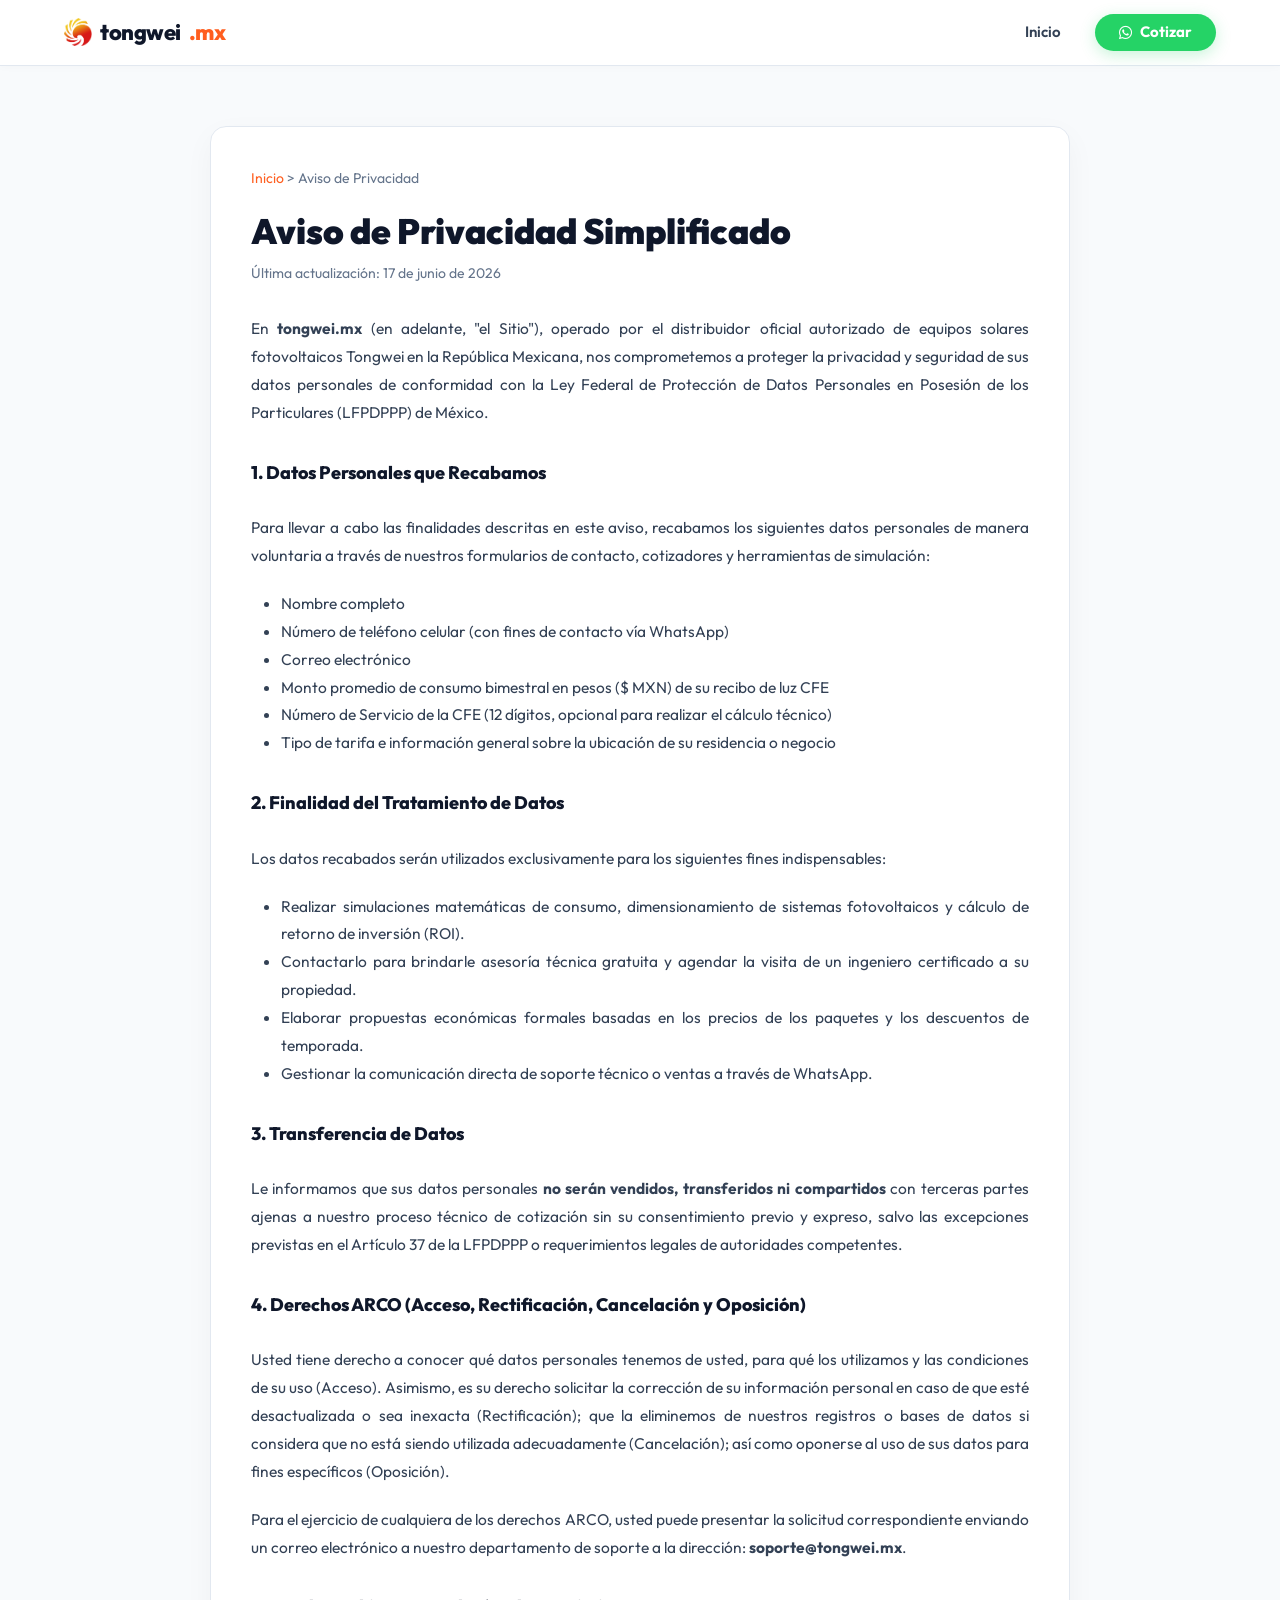
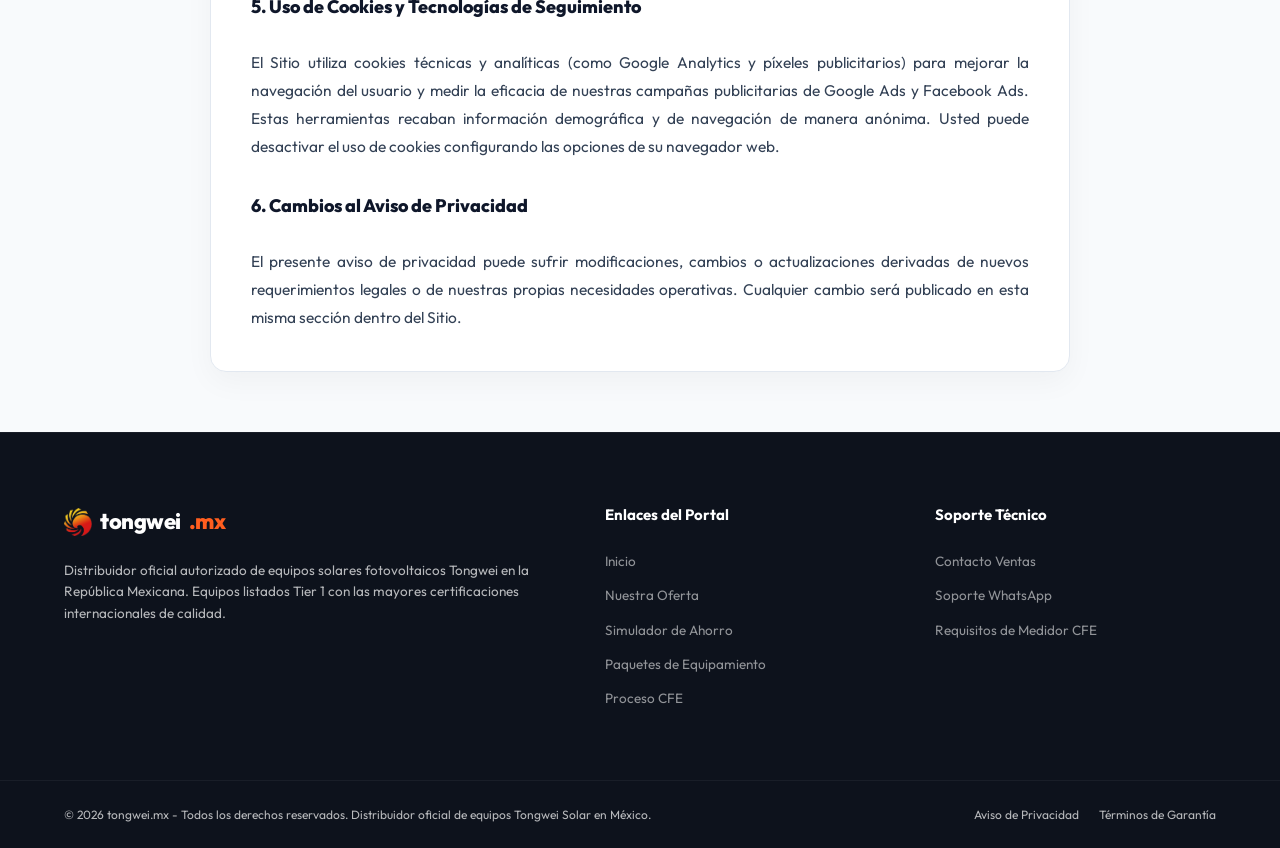
<file: aviso-de-privacidad.html>
<!DOCTYPE html>
<html lang="es-MX">
<head>
    <meta charset="utf-8">
    <meta http-equiv="X-UA-Compatible" content="IE=edge">
    <meta name="viewport" content="width=device-width, initial-scale=1.0">
    <title>Aviso de Privacidad | tongwei.mx | Paneles Solares México</title>
    <link rel="shortcut icon" href="favicon.ico">
    
    <!-- Google Fonts: Outfit -->
    <link rel="preconnect" href="https://fonts.googleapis.com">
    <link rel="preconnect" href="https://fonts.gstatic.com" crossorigin>
    <link href="https://fonts.googleapis.com/css2?family=Outfit:wght@300;400;500;600;700;800;900&display=swap" rel="stylesheet">
    
    <!-- Custom CSS (Inherit landing styles) -->
    <link rel="stylesheet" href="style.css?v=12">
    
    <!-- FontAwesome for Icons -->
    <link rel="stylesheet" href="https://cdnjs.cloudflare.com/ajax/libs/font-awesome/6.4.0/css/all.min.css">
</head>
<body style="background-color: var(--bg-alt); min-height: 100vh; display: flex; flex-direction: column;">

    <!-- Simplified Header -->
    <header id="header" class="scrolled" style="position: sticky; top: 0; z-index: 1000;">
        <div class="nav-container">
            <div class="logo">
                <img src="mx-logo.png" alt="Tongwei Solar Logo" class="brand-logo-img">
                <span class="brand-tw">tongwei</span><span class="brand-solar">.mx</span>
            </div>
            <nav class="nav-menu">
                <a href="index.html#inicio">Inicio</a>
                <a href="index.html#contacto" class="btn-nav-cta"><i class="fa-brands fa-whatsapp"></i> Cotizar</a>
            </nav>
        </div>
    </header>

    <!-- Content Area -->
    <main style="flex: 1; padding: 60px 20px; max-width: 900px; margin: 0 auto; width: 100%;">
        <div class="glass-panel" style="background: var(--bg-card); padding: 40px; border-radius: 16px; border: 1px solid var(--border-color); box-shadow: var(--shadow-md);">
            <nav style="font-size: 14px; margin-bottom: 20px; color: var(--text-muted);">
                <a href="index.html" style="color: var(--primary); text-decoration: none;">Inicio</a> &gt; <span>Aviso de Privacidad</span>
            </nav>
            
            <h1 style="font-size: 2.2rem; font-weight: 900; color: var(--text-dark); margin-bottom: 10px; line-height: 1.2;">Aviso de Privacidad Simplificado</h1>
            <p style="font-size: 14px; color: var(--text-muted); margin-bottom: 30px;">Última actualización: 17 de junio de 2026</p>
            
            <div style="font-size: 15.5px; line-height: 1.8; color: var(--text-body); display: flex; flex-direction: column; gap: 20px; text-align: justify;">
                <p>En <strong>tongwei.mx</strong> (en adelante, "el Sitio"), operado por el distribuidor oficial autorizado de equipos solares fotovoltaicos Tongwei en la República Mexicana, nos comprometemos a proteger la privacidad y seguridad de sus datos personales de conformidad con la Ley Federal de Protección de Datos Personales en Posesión de los Particulares (LFPDPPP) de México.</p>
                
                <h3 style="font-size: 18px; font-weight: 800; color: var(--text-dark); margin-top: 10px; margin-bottom: 5px;">1. Datos Personales que Recabamos</h3>
                <p>Para llevar a cabo las finalidades descritas en este aviso, recabamos los siguientes datos personales de manera voluntaria a través de nuestros formularios de contacto, cotizadores y herramientas de simulación:</p>
                <ul style="margin-left: 20px; padding-left: 10px;">
                    <li>Nombre completo</li>
                    <li>Número de teléfono celular (con fines de contacto vía WhatsApp)</li>
                    <li>Correo electrónico</li>
                    <li>Monto promedio de consumo bimestral en pesos ($ MXN) de su recibo de luz CFE</li>
                    <li>Número de Servicio de la CFE (12 dígitos, opcional para realizar el cálculo técnico)</li>
                    <li>Tipo de tarifa e información general sobre la ubicación de su residencia o negocio</li>
                </ul>

                <h3 style="font-size: 18px; font-weight: 800; color: var(--text-dark); margin-top: 10px; margin-bottom: 5px;">2. Finalidad del Tratamiento de Datos</h3>
                <p>Los datos recabados serán utilizados exclusivamente para los siguientes fines indispensables:</p>
                <ul style="margin-left: 20px; padding-left: 10px;">
                    <li>Realizar simulaciones matemáticas de consumo, dimensionamiento de sistemas fotovoltaicos y cálculo de retorno de inversión (ROI).</li>
                    <li>Contactarlo para brindarle asesoría técnica gratuita y agendar la visita de un ingeniero certificado a su propiedad.</li>
                    <li>Elaborar propuestas económicas formales basadas en los precios de los paquetes y los descuentos de temporada.</li>
                    <li>Gestionar la comunicación directa de soporte técnico o ventas a través de WhatsApp.</li>
                </ul>

                <h3 style="font-size: 18px; font-weight: 800; color: var(--text-dark); margin-top: 10px; margin-bottom: 5px;">3. Transferencia de Datos</h3>
                <p>Le informamos que sus datos personales <strong>no serán vendidos, transferidos ni compartidos</strong> con terceras partes ajenas a nuestro proceso técnico de cotización sin su consentimiento previo y expreso, salvo las excepciones previstas en el Artículo 37 de la LFPDPPP o requerimientos legales de autoridades competentes.</p>

                <h3 style="font-size: 18px; font-weight: 800; color: var(--text-dark); margin-top: 10px; margin-bottom: 5px;">4. Derechos ARCO (Acceso, Rectificación, Cancelación y Oposición)</h3>
                <p>Usted tiene derecho a conocer qué datos personales tenemos de usted, para qué los utilizamos y las condiciones de su uso (Acceso). Asimismo, es su derecho solicitar la corrección de su información personal en caso de que esté desactualizada o sea inexacta (Rectificación); que la eliminemos de nuestros registros o bases de datos si considera que no está siendo utilizada adecuadamente (Cancelación); así como oponerse al uso de sus datos para fines específicos (Oposición).</p>
                <p>Para el ejercicio de cualquiera de los derechos ARCO, usted puede presentar la solicitud correspondiente enviando un correo electrónico a nuestro departamento de soporte a la dirección: <strong>soporte@tongwei.mx</strong>.</p>

                <h3 style="font-size: 18px; font-weight: 800; color: var(--text-dark); margin-top: 10px; margin-bottom: 5px;">5. Uso de Cookies y Tecnologías de Seguimiento</h3>
                <p>El Sitio utiliza cookies técnicas y analíticas (como Google Analytics y píxeles publicitarios) para mejorar la navegación del usuario y medir la eficacia de nuestras campañas publicitarias de Google Ads y Facebook Ads. Estas herramientas recaban información demográfica y de navegación de manera anónima. Usted puede desactivar el uso de cookies configurando las opciones de su navegador web.</p>

                <h3 style="font-size: 18px; font-weight: 800; color: var(--text-dark); margin-top: 10px; margin-bottom: 5px;">6. Cambios al Aviso de Privacidad</h3>
                <p>El presente aviso de privacidad puede sufrir modificaciones, cambios o actualizaciones derivadas de nuevos requerimientos legales o de nuestras propias necesidades operativas. Cualquier cambio será publicado en esta misma sección dentro del Sitio.</p>
            </div>
        </div>
    </main>

    <!-- Footer -->
    <footer style="margin-top: auto;">
        <div class="section-container footer-container">
            <div class="footer-info">
                <div class="logo">
                    <img src="mx-logo.png" alt="Tongwei Solar Logo" class="brand-logo-img">
                    <span class="brand-tw">tongwei</span><span class="brand-solar">.mx</span>
                </div>
                <p>Distribuidor oficial autorizado de equipos solares fotovoltaicos Tongwei en la República Mexicana. Equipos listados Tier 1 con las mayores certificaciones internacionales de calidad.</p>
            </div>
            
            <div class="footer-links">
                <h4>Enlaces del Portal</h4>
                <a href="index.html#inicio">Inicio</a>
                <a href="index.html#utp">Nuestra Oferta</a>
                <a href="index.html#calculadora">Simulador de Ahorro</a>
                <a href="index.html#paquetes">Paquetes de Equipamiento</a>
                <a href="index.html#interconexion">Proceso CFE</a>
            </div>
            
            <div class="footer-links">
                <h4>Soporte Técnico</h4>
                <a href="index.html#contacto">Contacto Ventas</a>
                <a href="https://wa.me/525512345678?text=Hola!%20Deseo%20soporte%20tecnico%20para%20paneles%20solares%20Tongwei." target="_blank">Soporte WhatsApp</a>
                <a href="index.html#interconexion">Requisitos de Medidor CFE</a>
            </div>
        </div>
        
        <div class="footer-bottom">
            <div class="section-container fb-container">
                <p>&copy; 2026 tongwei.mx - Todos los derechos reservados. Distribuidor oficial de equipos Tongwei Solar en México.</p>
                <div class="fb-links">
                    <a href="aviso-de-privacidad.html">Aviso de Privacidad</a>
                    <a href="terminos-de-garantia.html">Términos de Garantía</a>
                </div>
            </div>
        </div>
    </footer>

</body>
</html>
</file>
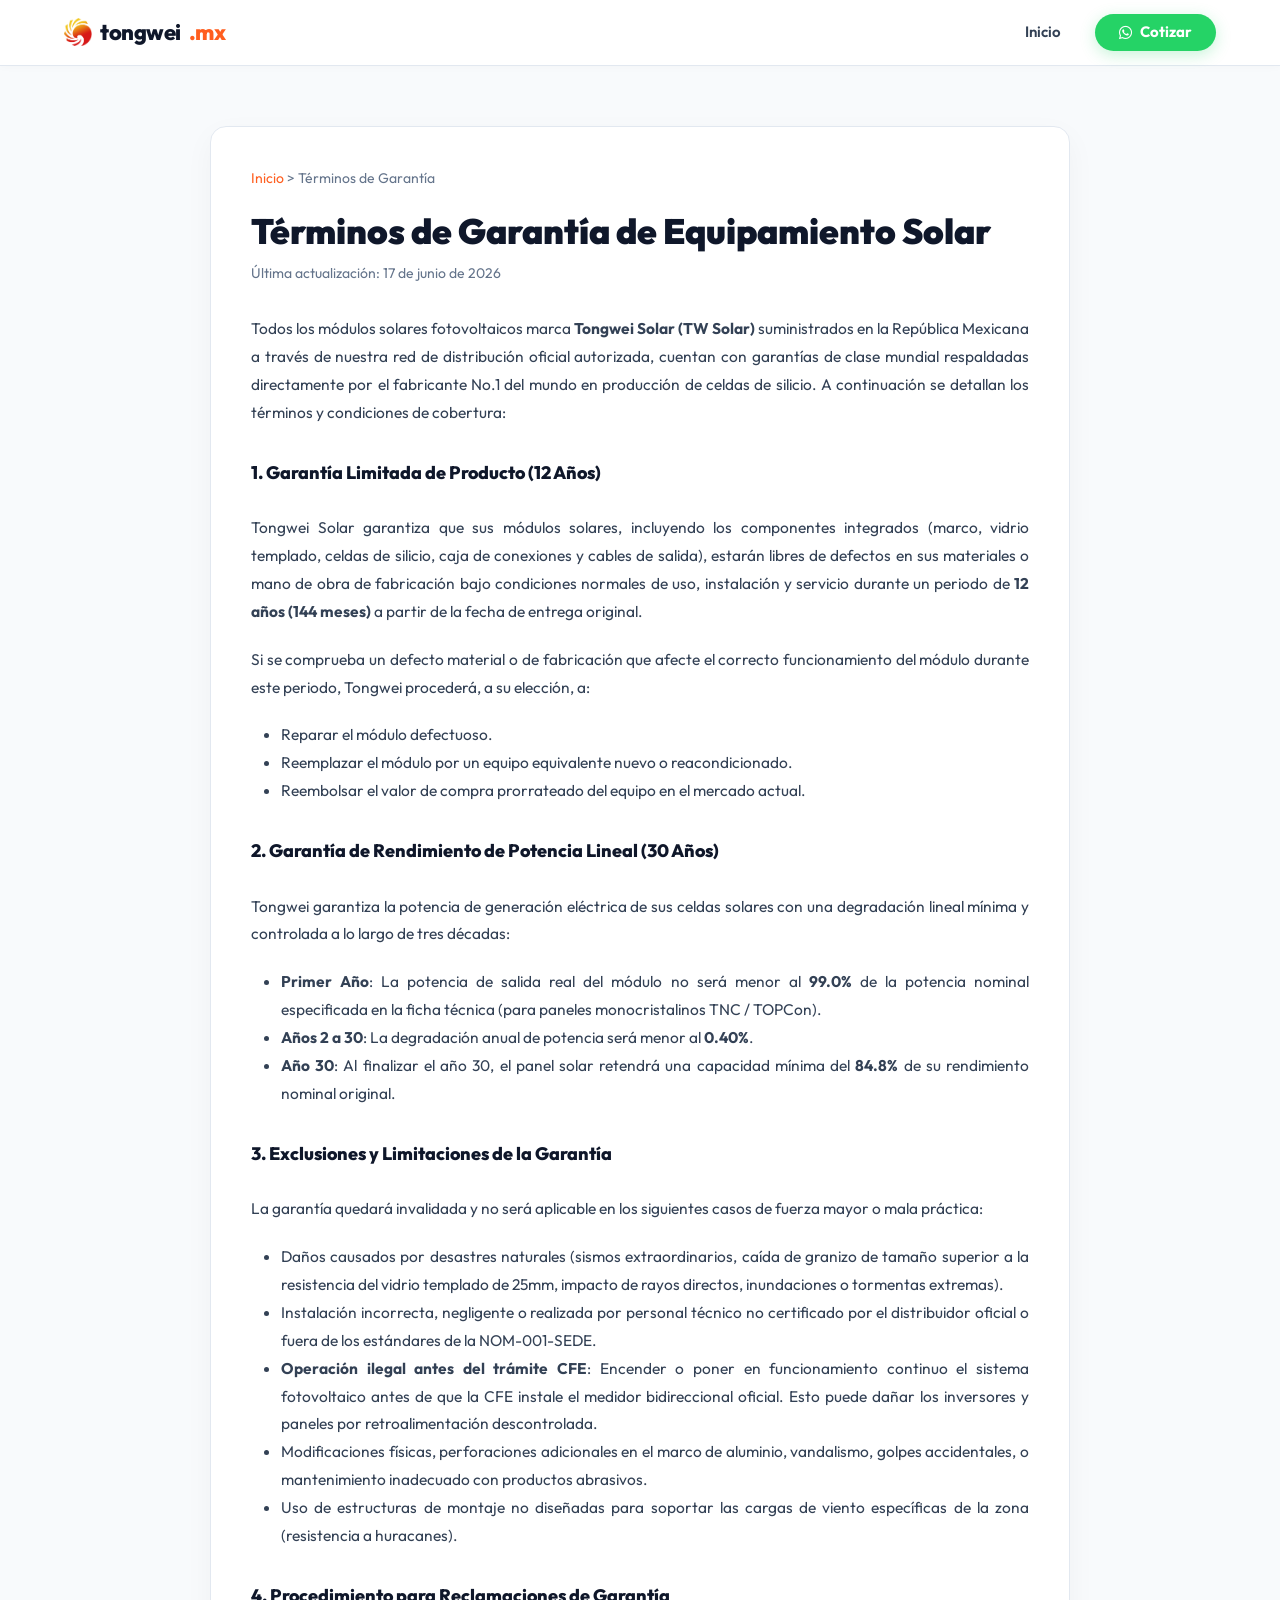
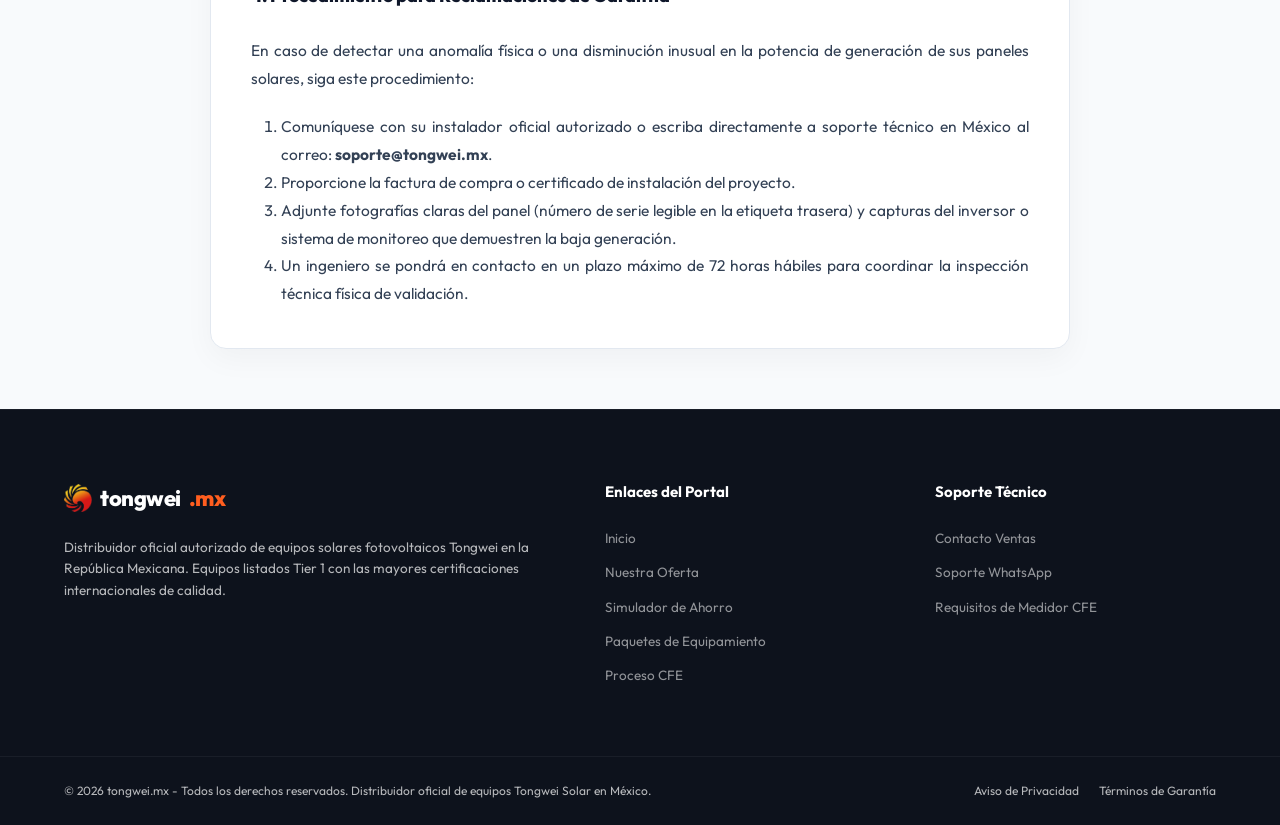
<file: terminos-de-garantia.html>
<!DOCTYPE html>
<html lang="es-MX">
<head>
    <meta charset="utf-8">
    <meta http-equiv="X-UA-Compatible" content="IE=edge">
    <meta name="viewport" content="width=device-width, initial-scale=1.0">
    <title>Términos de Garantía | tongwei.mx | Paneles Solares México</title>
    <link rel="shortcut icon" href="favicon.ico">
    
    <!-- Google Fonts: Outfit -->
    <link rel="preconnect" href="https://fonts.googleapis.com">
    <link rel="preconnect" href="https://fonts.gstatic.com" crossorigin>
    <link href="https://fonts.googleapis.com/css2?family=Outfit:wght@300;400;500;600;700;800;900&display=swap" rel="stylesheet">
    
    <!-- Custom CSS (Inherit landing styles) -->
    <link rel="stylesheet" href="style.css?v=12">
    
    <!-- FontAwesome for Icons -->
    <link rel="stylesheet" href="https://cdnjs.cloudflare.com/ajax/libs/font-awesome/6.4.0/css/all.min.css">
</head>
<body style="background-color: var(--bg-alt); min-height: 100vh; display: flex; flex-direction: column;">

    <!-- Simplified Header -->
    <header id="header" class="scrolled" style="position: sticky; top: 0; z-index: 1000;">
        <div class="nav-container">
            <div class="logo">
                <img src="mx-logo.png" alt="Tongwei Solar Logo" class="brand-logo-img">
                <span class="brand-tw">tongwei</span><span class="brand-solar">.mx</span>
            </div>
            <nav class="nav-menu">
                <a href="index.html#inicio">Inicio</a>
                <a href="index.html#contacto" class="btn-nav-cta"><i class="fa-brands fa-whatsapp"></i> Cotizar</a>
            </nav>
        </div>
    </header>

    <!-- Content Area -->
    <main style="flex: 1; padding: 60px 20px; max-width: 900px; margin: 0 auto; width: 100%;">
        <div class="glass-panel" style="background: var(--bg-card); padding: 40px; border-radius: 16px; border: 1px solid var(--border-color); box-shadow: var(--shadow-md);">
            <nav style="font-size: 14px; margin-bottom: 20px; color: var(--text-muted);">
                <a href="index.html" style="color: var(--primary); text-decoration: none;">Inicio</a> &gt; <span>Términos de Garantía</span>
            </nav>
            
            <h1 style="font-size: 2.2rem; font-weight: 900; color: var(--text-dark); margin-bottom: 10px; line-height: 1.2;">Términos de Garantía de Equipamiento Solar</h1>
            <p style="font-size: 14px; color: var(--text-muted); margin-bottom: 30px;">Última actualización: 17 de junio de 2026</p>
            
            <div style="font-size: 15.5px; line-height: 1.8; color: var(--text-body); display: flex; flex-direction: column; gap: 20px; text-align: justify;">
                <p>Todos los módulos solares fotovoltaicos marca <strong>Tongwei Solar (TW Solar)</strong> suministrados en la República Mexicana a través de nuestra red de distribución oficial autorizada, cuentan con garantías de clase mundial respaldadas directamente por el fabricante No.1 del mundo en producción de celdas de silicio. A continuación se detallan los términos y condiciones de cobertura:</p>
                
                <h3 style="font-size: 18px; font-weight: 800; color: var(--text-dark); margin-top: 10px; margin-bottom: 5px;">1. Garantía Limitada de Producto (12 Años)</h3>
                <p>Tongwei Solar garantiza que sus módulos solares, incluyendo los componentes integrados (marco, vidrio templado, celdas de silicio, caja de conexiones y cables de salida), estarán libres de defectos en sus materiales o mano de obra de fabricación bajo condiciones normales de uso, instalación y servicio durante un periodo de <strong>12 años (144 meses)</strong> a partir de la fecha de entrega original.</p>
                <p>Si se comprueba un defecto material o de fabricación que afecte el correcto funcionamiento del módulo durante este periodo, Tongwei procederá, a su elección, a:</p>
                <ul style="margin-left: 20px; padding-left: 10px;">
                    <li>Reparar el módulo defectuoso.</li>
                    <li>Reemplazar el módulo por un equipo equivalente nuevo o reacondicionado.</li>
                    <li>Reembolsar el valor de compra prorrateado del equipo en el mercado actual.</li>
                </ul>

                <h3 style="font-size: 18px; font-weight: 800; color: var(--text-dark); margin-top: 10px; margin-bottom: 5px;">2. Garantía de Rendimiento de Potencia Lineal (30 Años)</h3>
                <p>Tongwei garantiza la potencia de generación eléctrica de sus celdas solares con una degradación lineal mínima y controlada a lo largo de tres décadas:</p>
                <ul style="margin-left: 20px; padding-left: 10px;">
                    <li><strong>Primer Año</strong>: La potencia de salida real del módulo no será menor al <strong>99.0%</strong> de la potencia nominal especificada en la ficha técnica (para paneles monocristalinos TNC / TOPCon).</li>
                    <li><strong>Años 2 a 30</strong>: La degradación anual de potencia será menor al <strong>0.40%</strong>.</li>
                    <li><strong>Año 30</strong>: Al finalizar el año 30, el panel solar retendrá una capacidad mínima del <strong>84.8%</strong> de su rendimiento nominal original.</li>
                </ul>

                <h3 style="font-size: 18px; font-weight: 800; color: var(--text-dark); margin-top: 10px; margin-bottom: 5px;">3. Exclusiones y Limitaciones de la Garantía</h3>
                <p>La garantía quedará invalidada y no será aplicable en los siguientes casos de fuerza mayor o mala práctica:</p>
                <ul style="margin-left: 20px; padding-left: 10px;">
                    <li>Daños causados por desastres naturales (sismos extraordinarios, caída de granizo de tamaño superior a la resistencia del vidrio templado de 25mm, impacto de rayos directos, inundaciones o tormentas extremas).</li>
                    <li>Instalación incorrecta, negligente o realizada por personal técnico no certificado por el distribuidor oficial o fuera de los estándares de la NOM-001-SEDE.</li>
                    <li><strong>Operación ilegal antes del trámite CFE</strong>: Encender o poner en funcionamiento continuo el sistema fotovoltaico antes de que la CFE instale el medidor bidireccional oficial. Esto puede dañar los inversores y paneles por retroalimentación descontrolada.</li>
                    <li>Modificaciones físicas, perforaciones adicionales en el marco de aluminio, vandalismo, golpes accidentales, o mantenimiento inadecuado con productos abrasivos.</li>
                    <li>Uso de estructuras de montaje no diseñadas para soportar las cargas de viento específicas de la zona (resistencia a huracanes).</li>
                </ul>

                <h3 style="font-size: 18px; font-weight: 800; color: var(--text-dark); margin-top: 10px; margin-bottom: 5px;">4. Procedimiento para Reclamaciones de Garantía</h3>
                <p>En caso de detectar una anomalía física o una disminución inusual en la potencia de generación de sus paneles solares, siga este procedimiento:</p>
                <ol style="margin-left: 20px; padding-left: 10px;">
                    <li>Comuníquese con su instalador oficial autorizado o escriba directamente a soporte técnico en México al correo: <strong>soporte@tongwei.mx</strong>.</li>
                    <li>Proporcione la factura de compra o certificado de instalación del proyecto.</li>
                    <li>Adjunte fotografías claras del panel (número de serie legible en la etiqueta trasera) y capturas del inversor o sistema de monitoreo que demuestren la baja generación.</li>
                    <li>Un ingeniero se pondrá en contacto en un plazo máximo de 72 horas hábiles para coordinar la inspección técnica física de validación.</li>
                </ol>
            </div>
        </div>
    </main>

    <!-- Footer -->
    <footer style="margin-top: auto;">
        <div class="section-container footer-container">
            <div class="footer-info">
                <div class="logo">
                    <img src="mx-logo.png" alt="Tongwei Solar Logo" class="brand-logo-img">
                    <span class="brand-tw">tongwei</span><span class="brand-solar">.mx</span>
                </div>
                <p>Distribuidor oficial autorizado de equipos solares fotovoltaicos Tongwei en la República Mexicana. Equipos listados Tier 1 con las mayores certificaciones internacionales de calidad.</p>
            </div>
            
            <div class="footer-links">
                <h4>Enlaces del Portal</h4>
                <a href="index.html#inicio">Inicio</a>
                <a href="index.html#utp">Nuestra Oferta</a>
                <a href="index.html#calculadora">Simulador de Ahorro</a>
                <a href="index.html#paquetes">Paquetes de Equipamiento</a>
                <a href="index.html#interconexion">Proceso CFE</a>
            </div>
            
            <div class="footer-links">
                <h4>Soporte Técnico</h4>
                <a href="index.html#contacto">Contacto Ventas</a>
                <a href="https://wa.me/525512345678?text=Hola!%20Deseo%20soporte%20tecnico%20para%20paneles%20solares%20Tongwei." target="_blank">Soporte WhatsApp</a>
                <a href="index.html#interconexion">Requisitos de Medidor CFE</a>
            </div>
        </div>
        
        <div class="footer-bottom">
            <div class="section-container fb-container">
                <p>&copy; 2026 tongwei.mx - Todos los derechos reservados. Distribuidor oficial de equipos Tongwei Solar en México.</p>
                <div class="fb-links">
                    <a href="aviso-de-privacidad.html">Aviso de Privacidad</a>
                    <a href="terminos-de-garantia.html">Términos de Garantía</a>
                </div>
            </div>
        </div>
    </footer>

</body>
</html>
</file>
<file: style.css>
/* Design System & Variables (Light Theme) */
:root {
    --bg-light: #ffffff;
    --bg-alt: #f8fafc;
    --bg-card: #ffffff;
    --border-color: #e2e8f0;
    --border-hover: #cbd5e1;
    
    --primary: #ff5e1f; /* Vibrant Solar Orange */
    --primary-hover: #e04a0e;
    --primary-gradient: linear-gradient(135deg, #ff9f1c 0%, #ff5e1f 100%);
    --secondary-gradient: linear-gradient(135deg, #ffd166 0%, #ffb703 100%);
    --whatsapp-green: #25d366;
    --whatsapp-hover: #20ba59;
    
    --text-dark: #0f172a; /* Slate 900 */
    --text-body: #334155; /* Slate 700 */
    --text-muted: #64748b; /* Slate 500 */
    
    --font-main: 'Outfit', sans-serif;
    --transition-smooth: all 0.4s cubic-bezier(0.16, 1, 0.3, 1);
    --shadow-sm: 0 2px 8px rgba(0, 0, 0, 0.02);
    --shadow-md: 0 10px 30px rgba(0, 0, 0, 0.04);
    --shadow-lg: 0 15px 45px rgba(0, 0, 0, 0.06);
}

/* Base Reset */
* {
    margin: 0;
    padding: 0;
    box-sizing: border-box;
    scroll-behavior: smooth;
}

body {
    background-color: var(--bg-light);
    color: var(--text-body);
    font-family: var(--font-main);
    line-height: 1.65;
    overflow-x: hidden;
}

a {
    color: inherit;
    text-decoration: none;
}

button, input, select, textarea {
    font-family: inherit;
}

/* Utilities */
.section-container {
    max-width: 1200px;
    margin: 0 auto;
    padding: 90px 24px;
}

.section-header {
    text-align: center;
    max-width: 750px;
    margin: 0 auto 60px auto;
}

.section-header h2 {
    font-size: clamp(28px, 4.5vw, 38px);
    font-weight: 900;
    color: var(--text-dark);
    margin-bottom: 15px;
    letter-spacing: -0.8px;
}

.section-header p {
    color: var(--text-muted);
    font-size: 17px;
}

.gradient-text {
    background: var(--primary-gradient);
    -webkit-background-clip: text;
    -webkit-text-fill-color: transparent;
    display: inline-block;
}

.highlight-orange {
    color: var(--primary);
    font-weight: 800;
}

/* Glassmorphism / Card Styling */
.glass-panel {
    background: rgba(255, 255, 255, 0.95);
    backdrop-filter: blur(16px);
    -webkit-backdrop-filter: blur(16px);
    border: 1px solid var(--border-color);
    box-shadow: var(--shadow-md);
    border-radius: 20px;
}

/* Scroll Reveal classes */
.reveal {
    opacity: 0;
    transition: opacity 0.8s ease, transform 0.8s ease;
}

.reveal.fade-up {
    transform: translateY(30px);
}

.reveal.fade-left {
    transform: translateX(-35px);
}

.reveal.fade-right {
    transform: translateX(35px);
}

.reveal.visible {
    opacity: 1;
    transform: translate(0) !important;
}

/* Top Promo Banner */
.top-promo-banner {
    background: var(--text-dark);
    color: #ffd166;
    padding: 10px 0;
    font-size: 13px;
    text-align: center;
    position: relative;
    z-index: 1001;
    font-weight: 600;
}

.top-promo-banner .promo-content {
    display: flex;
    justify-content: center;
    align-items: center;
    gap: 15px;
    flex-wrap: wrap;
    max-width: 1200px;
    margin: 0 auto;
    padding: 0 24px;
}

.top-promo-banner .divider {
    color: rgba(255,255,255,0.2);
}

/* Header & Nav */
header {
    position: fixed;
    top: 38px;
    left: 0;
    width: 100%;
    z-index: 1000;
    transition: var(--transition-smooth);
    padding: 22px 0;
    background: rgba(255, 255, 255, 0.8);
    backdrop-filter: blur(16px);
    -webkit-backdrop-filter: blur(16px);
    border-bottom: 1px solid rgba(226, 232, 240, 0.6);
}

header.scrolled {
    top: 0;
    background: rgba(255, 255, 255, 0.95);
    border-bottom: 1px solid var(--border-color);
    padding: 14px 0;
    box-shadow: var(--shadow-sm);
}

.nav-container {
    max-width: 1200px;
    margin: 0 auto;
    display: flex;
    justify-content: space-between;
    align-items: center;
    padding: 0 24px;
}

.logo {
    display: flex;
    align-items: center;
    gap: 8px;
}

.brand-logo-img {
    height: 28px;
    width: auto;
}

.brand-tw {
    font-size: 22px;
    font-weight: 800;
    color: var(--text-dark);
    letter-spacing: -0.5px;
}

.brand-solar {
    font-size: 22px;
    font-weight: 800;
    color: var(--primary);
    letter-spacing: -0.5px;
}

.nav-menu {
    display: flex;
    align-items: center;
    gap: 28px;
}

.nav-menu a {
    font-size: 15px;
    font-weight: 600;
    color: var(--text-body);
    transition: var(--transition-smooth);
    position: relative;
    padding: 6px 6px;
}

.nav-menu a::after {
    content: '';
    position: absolute;
    bottom: 0;
    left: 0;
    width: 0;
    height: 2.5px;
    background: var(--primary);
    transition: var(--transition-smooth);
}

.nav-menu a:hover, .nav-menu a.active {
    color: var(--primary);
}

.nav-menu a:hover::after, .nav-menu a.active::after {
    width: 100%;
}

.nav-menu .btn-nav-cta {
    background-color: var(--whatsapp-green) !important;
    color: var(--bg-light) !important;
    padding: 6px 24px;
    border-radius: 30px;
    font-weight: 700 !important;
    box-shadow: 0 4px 15px rgba(37, 211, 102, 0.25);
    display: inline-flex;
    align-items: center;
    gap: 8px;
    white-space: nowrap;
}

.nav-menu .btn-nav-cta::after {
    display: none !important;
}

.nav-menu .btn-nav-cta:hover {
    background-color: var(--whatsapp-hover) !important;
    transform: translateY(-2px);
    box-shadow: 0 6px 20px rgba(37, 211, 102, 0.4);
}

.mobile-toggle {
    display: none;
    background: none;
    border: none;
    color: var(--text-dark);
    font-size: 24px;
    cursor: pointer;
}

/* Hero Section */
.hero-section {
    position: relative;
    min-height: 100vh;
    display: flex;
    align-items: center;
    padding-top: 140px;
    padding-bottom: 80px;
    overflow: hidden;
    background-color: var(--bg-alt);
}

.hero-bg {
    position: absolute;
    top: 0;
    left: 0;
    width: 100%;
    height: 100%;
    background-size: cover;
    background-position: center;
    z-index: 1;
    opacity: 0.95;
}

.hero-overlay {
    position: absolute;
    top: 0;
    left: 0;
    width: 100%;
    height: 100%;
    background: linear-gradient(90deg, rgba(255,255,255,0.98) 35%, rgba(255,255,255,0.85) 60%, rgba(255,255,255,0.2) 100%);
    z-index: 2;
}

.hero-content-container {
    max-width: 1200px;
    margin: 0 auto;
    padding: 0 24px;
    width: 100%;
    display: grid;
    grid-template-columns: 1.25fr 0.75fr;
    align-items: center;
    gap: 40px;
    position: relative;
    z-index: 3;
}

.hero-text {
    max-width: 700px;
}

.tier-tag {
    display: inline-flex;
    align-items: center;
    gap: 8px;
    background: rgba(255, 94, 31, 0.08);
    border: 1px solid rgba(255, 94, 31, 0.2);
    color: var(--primary);
    padding: 6px 14px;
    border-radius: 20px;
    font-size: 11px;
    font-weight: 700;
    letter-spacing: 0.8px;
    margin-bottom: 24px;
}

.hero-text h1 {
    font-size: clamp(34px, 4.5vw, 46px);
    line-height: 1.15;
    font-weight: 900;
    color: var(--text-dark);
    margin-bottom: 12px;
    letter-spacing: -1.2px;
}

.hero-text h2 {
    font-size: clamp(19px, 2.5vw, 25px);
    line-height: 1.35;
    font-weight: 600;
    color: var(--text-body);
    margin-bottom: 24px;
}

.hero-text p {
    font-size: 17px;
    color: var(--text-body);
    margin-bottom: 30px;
    max-width: 600px;
}

.utp-hero-strip {
    display: flex;
    gap: 15px;
    flex-wrap: wrap;
    margin-bottom: 35px;
}

.utp-hero-item {
    display: flex;
    align-items: center;
    gap: 8px;
    font-size: 14.5px;
    color: var(--text-dark);
    background: #ffffff;
    padding: 8px 16px;
    border-radius: 30px;
    border: 1px solid var(--border-color);
    box-shadow: var(--shadow-sm);
}

.utp-hero-item i {
    color: var(--primary);
}

.hero-actions {
    display: flex;
    gap: 16px;
    flex-wrap: wrap;
}

.btn-primary-wa {
    background-color: var(--whatsapp-green);
    color: #ffffff;
    padding: 15px 30px;
    border-radius: 30px;
    font-weight: 700;
    display: inline-flex;
    align-items: center;
    gap: 10px;
    box-shadow: 0 4px 15px rgba(37, 211, 102, 0.25);
    transition: var(--transition-smooth);
}

.btn-primary-wa:hover {
    background-color: var(--whatsapp-hover);
    transform: translateY(-2px);
    box-shadow: 0 6px 20px rgba(37, 211, 102, 0.4);
}

.btn-secondary {
    background: #ffffff;
    border: 1px solid var(--border-color);
    color: var(--text-dark);
    padding: 15px 30px;
    border-radius: 30px;
    font-weight: 700;
    display: inline-flex;
    align-items: center;
    gap: 10px;
    box-shadow: var(--shadow-sm);
    transition: var(--transition-smooth);
}

.btn-secondary:hover {
    background: var(--bg-alt);
    border-color: var(--border-hover);
    transform: translateY(-2px);
}

.hero-badge-panel {
    display: flex;
    justify-content: center;
}

.hero-visual-card {
    background: #ffffff;
    border: 1px solid var(--border-color);
    border-radius: 24px;
    padding: 30px;
    width: 320px;
    box-shadow: var(--shadow-lg);
    position: relative;
    text-align: center;
}

.hero-panel-img {
    width: 170px;
    height: auto;
    margin: 0 auto 20px auto;
    display: block;
    filter: drop-shadow(0 10px 20px rgba(0,0,0,0.06));
    animation: float 6s ease-in-out infinite;
}

.badge-discount {
    position: absolute;
    top: 20px;
    right: 20px;
    background: #ef4444;
    color: #ffffff;
    padding: 4px 12px;
    border-radius: 30px;
    font-size: 11px;
    font-weight: 800;
    letter-spacing: 0.5px;
}

.hero-visual-card h4 {
    font-size: 16px;
    font-weight: 700;
    color: var(--text-dark);
    margin-bottom: 4px;
}

.hero-visual-card p {
    font-size: 13px;
    color: var(--text-muted);
    margin-bottom: 15px;
}

.price-strike {
    text-decoration: line-through;
    color: var(--text-muted);
    font-size: 13px;
    display: block;
}

.price-now {
    color: #ef4444;
    font-weight: 800;
    font-size: 16px;
    display: block;
}

@keyframes float {
    0%, 100% { transform: translateY(0) rotate(1.5deg); }
    50% { transform: translateY(-12px) rotate(-1.5deg); }
}

/* Separator shape */
.custom-shape-divider-bottom {
    position: absolute;
    bottom: 0;
    left: 0;
    width: 100%;
    overflow: hidden;
    line-height: 0;
    transform: rotate(180deg);
    z-index: 4;
}

.custom-shape-divider-bottom svg {
    position: relative;
    display: block;
    width: calc(100% + 1.3px);
    height: 40px;
}

.custom-shape-divider-bottom .shape-fill {
    fill: var(--bg-light);
}

/* UTP Detail Section */
.utp-detail-section {
    background-color: var(--bg-light);
}

.utp-grid {
    display: grid;
    grid-template-columns: repeat(auto-fit, minmax(240px, 1fr));
    gap: 24px;
}

.utp-card {
    background: var(--bg-alt);
    border: 1px solid var(--border-color);
    padding: 35px 24px;
    border-radius: 16px;
    transition: var(--transition-smooth);
}

.utp-card:hover {
    transform: translateY(-5px);
    border-color: var(--border-hover);
    box-shadow: var(--shadow-sm);
}

.utp-icon {
    font-size: 32px;
    color: var(--primary);
    margin-bottom: 20px;
}

.utp-card h3 {
    font-size: 18px;
    font-weight: 700;
    color: var(--text-dark);
    margin-bottom: 12px;
}

.utp-card p {
    font-size: 14.5px;
    color: var(--text-body);
}

/* Before / After CFE Bills Proof Section */
.proof-section {
    background-color: var(--bg-alt);
    border-top: 1px solid var(--border-color);
    border-bottom: 1px solid var(--border-color);
}

.proof-wrapper {
    display: flex;
    justify-content: center;
    align-items: center;
    gap: 30px;
    max-width: 1000px;
    margin: 0 auto;
}

.bill-card {
    background: #ffffff;
    border: 1px solid var(--border-color);
    border-radius: 16px;
    width: 310px;
    box-shadow: var(--shadow-md);
    overflow: hidden;
}

.bill-badge {
    padding: 8px;
    font-size: 11px;
    font-weight: 800;
    text-align: center;
    color: #ffffff;
}

.bill-badge.dac {
    background-color: #ef4444;
}

.bill-badge.minimum {
    background-color: #22c55e;
}

.bill-header {
    padding: 20px;
    border-bottom: 1px dashed var(--border-color);
    text-align: center;
}

.bill-header h4 {
    font-size: 15px;
    font-weight: 800;
    color: var(--text-dark);
    text-transform: uppercase;
}

.bill-header span {
    font-size: 11px;
    color: var(--text-muted);
}

.bill-body {
    padding: 24px;
    text-align: center;
}

.bill-row {
    display: flex;
    justify-content: space-between;
    margin-bottom: 12px;
    font-size: 14px;
}

.tag-red {
    background: #fee2e2;
    color: #ef4444;
    padding: 2px 8px;
    border-radius: 4px;
    font-size: 11px;
    font-weight: 700;
}

.tag-green {
    background: #dcfce7;
    color: #22c55e;
    padding: 2px 8px;
    border-radius: 4px;
    font-size: 11px;
    font-weight: 700;
}

.bill-amount {
    font-size: 34px;
    font-weight: 900;
    color: var(--text-dark);
    margin-top: 15px;
}

.before .bill-amount {
    color: #ef4444;
}

.after .bill-amount {
    color: #22c55e;
}

.bill-footer {
    padding: 16px 20px;
    background: var(--bg-alt);
    font-size: 12px;
    color: var(--text-muted);
    border-top: 1px solid var(--border-color);
    display: flex;
    gap: 8px;
}

.bill-footer i {
    font-size: 14px;
    margin-top: 2px;
}

.before .bill-footer i {
    color: #ef4444;
}

.after .bill-footer i {
    color: #22c55e;
}

.bill-separator {
    display: flex;
    flex-direction: column;
    align-items: center;
    gap: 8px;
}

.arrow-arrow {
    font-size: 40px;
    color: var(--primary);
}

.saving-pct {
    font-size: 15px;
    font-weight: 800;
    color: #22c55e;
    background: #dcfce7;
    padding: 4px 12px;
    border-radius: 20px;
}

/* Calculator Section */
.calculator-section {
    background-color: var(--bg-light);
}

.calc-card {
    display: grid;
    grid-template-columns: 1.15fr 0.85fr;
    overflow: hidden;
}

.calc-inputs-panel {
    padding: 40px;
}

.calc-group {
    margin-bottom: 25px;
}

.calc-group label {
    font-size: 16px;
    font-weight: 700;
    color: var(--text-dark);
    display: block;
    margin-bottom: 15px;
}

.calc-group .q-num {
    background: var(--primary);
    color: #ffffff;
    width: 24px;
    height: 24px;
    border-radius: 50%;
    display: inline-flex;
    justify-content: center;
    align-items: center;
    font-size: 12px;
    font-weight: 800;
    margin-right: 8px;
}

.bill-options {
    display: grid;
    grid-template-columns: repeat(2, 1fr);
    gap: 12px;
    margin-bottom: 20px;
}

.bill-opt-btn {
    background: #ffffff;
    border: 1px solid var(--border-color);
    padding: 12px;
    border-radius: 10px;
    font-size: 14px;
    font-weight: 600;
    color: var(--text-body);
    cursor: pointer;
    transition: var(--transition-smooth);
}

.bill-opt-btn:hover {
    border-color: var(--primary);
    color: var(--primary);
}

.bill-opt-btn.active {
    border-color: var(--primary);
    background: rgba(255, 94, 31, 0.04);
    color: var(--primary);
}

.slider-container {
    padding: 10px 0;
}

.slider-text {
    font-size: 14px;
    margin-top: 8px;
    color: var(--text-body);
}

.slider-text strong {
    color: var(--primary);
}

/* Custom Slider inputs */
input[type="range"] {
    -webkit-appearance: none;
    width: 100%;
    height: 6px;
    border-radius: 3px;
    background: #e2e8f0;
    outline: none;
}

input[type="range"]::-webkit-slider-thumb {
    -webkit-appearance: none;
    width: 20px;
    height: 20px;
    border-radius: 50%;
    background: var(--primary-gradient);
    cursor: pointer;
    box-shadow: 0 0 10px rgba(255, 94, 31, 0.3);
    transition: var(--transition-smooth);
}

input[type="range"]::-webkit-slider-thumb:hover {
    transform: scale(1.15);
}

select {
    width: 100%;
    background: #ffffff;
    border: 1px solid var(--border-color);
    padding: 14px;
    border-radius: 10px;
    outline: none;
    font-size: 14.5px;
    color: var(--text-body);
    cursor: pointer;
    transition: var(--transition-smooth);
}

select:focus {
    border-color: var(--primary);
}

.calc-results-panel {
    background: rgba(255, 94, 31, 0.02);
    border-left: 1px solid var(--border-color);
    padding: 40px;
    display: flex;
    flex-direction: column;
    justify-content: space-between;
}

.result-headline {
    text-align: center;
    border-bottom: 1px dashed var(--border-color);
    padding-bottom: 24px;
    margin-bottom: 24px;
}

.result-headline h3 {
    font-size: 13px;
    text-transform: uppercase;
    letter-spacing: 0.8px;
    color: var(--text-muted);
    margin-bottom: 8px;
}

.savings-number {
    font-size: 38px;
    font-weight: 900;
    color: #22c55e;
}

.result-details-grid {
    display: grid;
    grid-template-columns: 1fr;
    gap: 16px;
    margin-bottom: 30px;
}

.detail-item {
    display: flex;
    justify-content: space-between;
    font-size: 14.5px;
    border-bottom: 1px solid rgba(0,0,0,0.03);
    padding-bottom: 8px;
}

.detail-item .label {
    color: var(--text-muted);
}

.detail-item .value {
    font-weight: 700;
    color: var(--text-dark);
}

.btn-calc-wa {
    background-color: var(--whatsapp-green);
    color: #ffffff;
    text-align: center;
    padding: 14px;
    border-radius: 30px;
    font-weight: 700;
    display: flex;
    justify-content: center;
    align-items: center;
    gap: 10px;
    box-shadow: 0 4px 15px rgba(37, 211, 102, 0.2);
    transition: var(--transition-smooth);
}

.btn-calc-wa:hover {
    background-color: var(--whatsapp-hover);
    transform: translateY(-2px);
}

/* Package Section Styling & Switcher */
.packages-section {
    background-color: var(--bg-alt);
    border-top: 1px solid var(--border-color);
}

.package-switcher-wrap {
    display: inline-flex;
    background: #ffffff;
    border: 1px solid var(--border-color);
    padding: 5px;
    border-radius: 40px;
    margin-top: 20px;
    box-shadow: var(--shadow-sm);
}

.switcher-btn {
    border: none;
    background: none;
    padding: 10px 24px;
    font-weight: 700;
    font-size: 14px;
    border-radius: 30px;
    cursor: pointer;
    color: var(--text-muted);
    transition: var(--transition-smooth);
}

.switcher-btn:hover {
    color: var(--text-dark);
}

.switcher-btn.active {
    background: var(--primary-gradient);
    color: #ffffff;
    box-shadow: 0 4px 12px var(--primary-glow);
}

.packages-grid {
    display: grid;
    grid-template-columns: repeat(auto-fit, minmax(280px, 1fr));
    gap: 24px;
    margin-top: 20px;
}

.package-card {
    background: #ffffff;
    border: 1px solid var(--border-color);
    border-radius: 16px;
    padding: 30px;
    position: relative;
    display: flex;
    flex-direction: column;
    transition: var(--transition-smooth);
}

.package-card.hidden {
    display: none !important;
}

.package-card:hover {
    transform: translateY(-6px);
    box-shadow: var(--shadow-md);
    border-color: var(--border-hover);
}

.package-card.featured {
    border: 2px solid var(--primary);
    box-shadow: var(--shadow-lg);
}

.pack-badge {
    font-size: 10px;
    font-weight: 800;
    background: rgba(0,0,0,0.05);
    padding: 3px 8px;
    border-radius: 4px;
    align-self: flex-start;
    margin-bottom: 15px;
    color: var(--text-muted);
}

.pack-badge.best-seller {
    background: var(--primary);
    color: #ffffff;
}

.package-card h3 {
    font-size: 19px;
    font-weight: 800;
    color: var(--text-dark);
    margin-bottom: 5px;
}

.pack-panels {
    font-size: 14.5px;
    color: var(--primary);
    font-weight: 700;
    margin-bottom: 15px;
}

.pack-desc {
    font-size: 13.5px;
    color: var(--text-muted);
    margin-bottom: 15px;
    min-height: 42px;
}

.pack-power {
    font-size: 14px;
    font-weight: 600;
    color: var(--text-dark);
    border-bottom: 1px solid var(--border-color);
    padding-bottom: 15px;
    margin-bottom: 15px;
}

.pack-pricing {
    margin-bottom: 20px;
}

.pack-pricing .regular {
    text-decoration: line-through;
    color: var(--text-muted);
    font-size: 12px;
}

.pack-pricing .discount {
    background: #fee2e2;
    color: #ef4444;
    font-size: 10px;
    font-weight: 800;
    padding: 2px 6px;
    border-radius: 4px;
    margin-left: 6px;
}

.pack-pricing .price {
    font-size: 30px;
    font-weight: 900;
    color: var(--text-dark);
    line-height: 1.1;
    margin-top: 5px;
}

.pack-pricing .currency {
    font-size: 14px;
    font-weight: 700;
}

.price-note {
    font-size: 11px;
    color: var(--text-muted);
    display: block;
    margin-top: 4px;
}

.pack-features {
    list-style: none;
    margin-bottom: 25px;
    display: flex;
    flex-direction: column;
    gap: 10px;
    font-size: 13.5px;
    flex-grow: 1;
}

.pack-features li {
    display: flex;
    align-items: center;
    gap: 8px;
}

.pack-features li i {
    color: #22c55e;
}

.btn-pack-wa {
    background-color: var(--whatsapp-green);
    color: #ffffff;
    text-align: center;
    padding: 12px;
    border-radius: 30px;
    font-weight: 700;
    font-size: 14px;
    display: flex;
    justify-content: center;
    align-items: center;
    gap: 8px;
    transition: var(--transition-smooth);
}

.btn-pack-wa:hover {
    background-color: var(--whatsapp-hover);
    transform: translateY(-2px);
}

/* Interconnection Section */
.interconnection-section {
    background-color: var(--bg-light);
}

.interconn-wrapper {
    display: grid;
    grid-template-columns: 1.15fr 0.85fr;
    gap: 50px;
    align-items: center;
}

.section-subtitle {
    font-size: 11px;
    font-weight: 800;
    color: var(--primary);
    letter-spacing: 1px;
    display: block;
    margin-bottom: 10px;
}

.interconn-text h2 {
    font-size: clamp(28px, 3.5vw, 36px);
    font-weight: 800;
    color: var(--text-dark);
    margin-bottom: 20px;
    line-height: 1.25;
}

.interconn-text p {
    font-size: 15.5px;
    color: var(--text-body);
    margin-bottom: 25px;
}

.alert-box-warning {
    background: #fffbeb;
    border: 1px solid #fef3c7;
    border-left: 4px solid #f59e0b;
    padding: 20px;
    border-radius: 12px;
    display: flex;
    gap: 15px;
    margin-bottom: 30px;
}

.alert-box-warning i {
    font-size: 24px;
    color: #f59e0b;
    margin-top: 2px;
}

.alert-box-warning strong {
    color: #b45309;
    display: block;
    margin-bottom: 4px;
    font-size: 14px;
}

.alert-box-warning p {
    font-size: 13px;
    color: #78350f;
    margin: 0;
    line-height: 1.5;
}

.process-steps {
    display: flex;
    flex-direction: column;
    gap: 20px;
}

.step {
    display: flex;
    gap: 15px;
}

.step-num {
    background: var(--primary);
    color: #ffffff;
    width: 32px;
    height: 32px;
    border-radius: 50%;
    display: flex;
    justify-content: center;
    align-items: center;
    font-weight: 800;
    flex-shrink: 0;
}

.step h4 {
    font-size: 16px;
    font-weight: 700;
    color: var(--text-dark);
    margin-bottom: 4px;
}

.step p {
    font-size: 13.5px;
    color: var(--text-muted);
    margin: 0;
}

.interconn-visual {
    position: relative;
}

.interconn-img {
    width: 100%;
    border-radius: 20px;
    box-shadow: var(--shadow-lg);
    border: 1px solid var(--border-color);
}

.floating-alert-card {
    position: absolute;
    bottom: -20px;
    left: -20px;
    background: #ffffff;
    border: 1px solid var(--border-color);
    padding: 20px;
    border-radius: 16px;
    box-shadow: var(--shadow-lg);
    width: 250px;
    display: flex;
    flex-direction: column;
    gap: 6px;
}

.floating-alert-card i {
    font-size: 24px;
    color: var(--primary);
}

.floating-alert-card h4 {
    font-size: 14px;
    font-weight: 800;
    margin: 0;
    color: var(--text-dark);
}

.floating-alert-card p {
    font-size: 11px;
    color: var(--text-muted);
    margin: 0;
}

/* Technology Detail & Cell/Quality Grid (j1, j2, j3) */
.tech-section {
    background-color: var(--bg-alt);
    border-top: 1px solid var(--border-color);
    border-bottom: 1px solid var(--border-color);
}

.tech-grid {
    display: grid;
    grid-template-columns: repeat(auto-fit, minmax(280px, 1fr));
    gap: 30px;
    margin-bottom: 60px;
}

.tech-card {
    background: #ffffff;
    border: 1px solid var(--border-color);
    border-radius: 16px;
    padding: 30px;
    display: flex;
    flex-direction: column;
    align-items: center;
    text-align: center;
    transition: var(--transition-smooth);
}

.tech-card:hover {
    transform: translateY(-5px);
    box-shadow: var(--shadow-md);
}

.tech-card img {
    height: 200px;
    max-width: 100%;
    width: auto;
    object-fit: contain;
    margin-bottom: 25px;
    filter: drop-shadow(0 10px 20px rgba(0,0,0,0.05));
}

.tech-body h3 {
    font-size: 19px;
    font-weight: 800;
    color: var(--text-dark);
    margin-bottom: 10px;
}

.tech-body p {
    font-size: 14px;
    color: var(--text-body);
    margin-bottom: 20px;
}

.tech-power {
    background: rgba(255, 94, 31, 0.08);
    color: var(--primary);
    font-weight: 700;
    padding: 6px 16px;
    border-radius: 30px;
    font-size: 12.5px;
}

/* Cell Quality Grid (copied supplier images) */
.cell-quality-section {
    background: #ffffff;
    border: 1px solid var(--border-color);
    border-radius: 20px;
    padding: 45px;
    margin-bottom: 60px;
    box-shadow: var(--shadow-sm);
}

.cq-header {
    text-align: center;
    max-width: 600px;
    margin: 0 auto 40px auto;
}

.cq-header h3 {
    font-size: 22px;
    font-weight: 800;
    color: var(--text-dark);
    margin-bottom: 10px;
}

.cq-header p {
    font-size: 14.5px;
    color: var(--text-muted);
}

.cq-grid {
    display: grid;
    grid-template-columns: repeat(auto-fit, minmax(240px, 1fr));
    gap: 30px;
}

.cq-item {
    text-align: center;
}

.cq-item img {
    width: 100%;
    max-width: 180px;
    height: 120px;
    object-fit: contain;
    margin-bottom: 20px;
}

.cq-item i {
    font-size: 3.5rem;
    color: var(--primary);
    margin-bottom: 20px;
    display: inline-block;
    height: 120px;
    line-height: 120px;
    transition: transform 0.3s ease, color 0.3s ease;
}

.cq-item:hover i {
    transform: scale(1.15);
    color: var(--primary-hover);
}

.cq-item h4 {
    font-size: 16px;
    font-weight: 700;
    color: var(--text-dark);
    margin-bottom: 8px;
}

.cq-item p {
    font-size: 13px;
    color: var(--text-body);
}

.tech-advantages {
    display: grid;
    grid-template-columns: repeat(auto-fit, minmax(200px, 1fr));
    gap: 30px;
    border-top: 1px solid var(--border-color);
    padding-top: 60px;
}

.adv-item {
    text-align: center;
}

.adv-item img {
    width: 48px;
    height: 48px;
    object-fit: contain;
    margin-bottom: 15px;
}

.adv-item h4 {
    font-size: 15.5px;
    font-weight: 700;
    color: var(--text-dark);
    margin-bottom: 8px;
}

.adv-item p {
    font-size: 13px;
    color: var(--text-muted);
}

/* Gallery Section */
.gallery-section {
    background-color: var(--bg-light);
}

.gallery-grid {
    display: grid;
    grid-template-columns: repeat(auto-fit, minmax(320px, 1fr));
    gap: 24px;
}

.gal-card {
    background: #ffffff;
    border: 1px solid var(--border-color);
    border-radius: 16px;
    overflow: hidden;
    box-shadow: var(--shadow-sm);
}

.gal-card img {
    width: 100%;
    height: 220px;
    object-fit: cover;
    transition: var(--transition-smooth);
}

.gal-card:hover img {
    transform: scale(1.04);
}

.gal-info {
    padding: 20px;
}

.gal-info h4 {
    font-size: 16px;
    font-weight: 700;
    color: var(--text-dark);
    margin-bottom: 6px;
}

.gal-info p {
    font-size: 13px;
    color: var(--text-muted);
    margin: 0;
}

/* Referral Section */
.referral-section {
    background-color: var(--bg-alt);
    border-top: 1px solid var(--border-color);
}

.referral-card {
    background: #f0fdf4;
    border: 1px solid #bbf7d0;
    border-radius: 20px;
    padding: 40px;
    display: flex;
    align-items: center;
    gap: 30px;
    max-width: 1000px;
    margin: 0 auto;
}

.ref-icon {
    font-size: 44px;
    color: #22c55e;
}

.ref-text h2 {
    font-size: 20px;
    font-weight: 800;
    color: #14532d;
    margin-bottom: 10px;
}

.ref-text p {
    font-size: 14.5px;
    color: #166534;
    margin: 0;
}

/* FAQ Accordion Section (New from brainstorm) */
.faq-section {
    background-color: var(--bg-light);
    border-top: 1px solid var(--border-color);
}

.faq-wrapper {
    max-width: 800px;
    margin: 0 auto;
    display: flex;
    flex-direction: column;
    gap: 16px;
}

.faq-item {
    border: 1px solid var(--border-color);
    border-radius: 12px;
    background: #ffffff;
    overflow: hidden;
    transition: var(--transition-smooth);
}

.faq-question {
    padding: 20px 24px;
    display: flex;
    justify-content: space-between;
    align-items: center;
    cursor: pointer;
    font-weight: 700;
    color: var(--text-dark);
    user-select: none;
}

.faq-question i {
    font-size: 14px;
    color: var(--primary);
    transition: transform 0.3s ease;
}

.faq-answer {
    max-height: 0;
    overflow: hidden;
    transition: max-height 0.35s ease;
    padding: 0 24px;
    background: var(--bg-alt);
    border-top: 0 solid var(--border-color);
}

.faq-answer p {
    padding: 20px 0;
    font-size: 14.5px;
    color: var(--text-body);
    margin: 0;
}

.faq-item.active {
    border-color: var(--primary);
    box-shadow: var(--shadow-sm);
}

.faq-item.active .faq-question i {
    transform: rotate(180deg);
}

.faq-item.active .faq-answer {
    border-top: 1px solid var(--border-color);
}

/* Contact / Lead Section */
.contact-section {
    background-color: var(--bg-alt);
    border-top: 1px solid var(--border-color);
}

.contact-wrapper {
    display: grid;
    grid-template-columns: 0.95fr 1.05fr;
    overflow: hidden;
}

.contact-info {
    padding: 50px;
    display: flex;
    flex-direction: column;
    justify-content: space-between;
}

.contact-info h2 {
    font-size: clamp(26px, 3.5vw, 32px);
    font-weight: 800;
    color: var(--text-dark);
    margin-bottom: 15px;
    line-height: 1.2;
}

.contact-info p {
    font-size: 15px;
    color: var(--text-body);
    margin-bottom: 30px;
}

.contact-details {
    display: flex;
    flex-direction: column;
    gap: 20px;
    margin-bottom: 40px;
}

.detail-row {
    display: flex;
    gap: 15px;
    font-size: 15px;
}

.detail-row i {
    font-size: 18px;
    color: var(--primary);
    margin-top: 3px;
    width: 20px;
}

.b2b-tax-badge {
    display: flex;
    gap: 15px;
    background: #ffffff;
    border: 1px solid var(--border-color);
    padding: 20px;
    border-radius: 12px;
}

.b2b-tax-badge i {
    font-size: 24px;
    color: var(--primary);
}

.b2b-tax-badge h4 {
    font-size: 14px;
    font-weight: 700;
    color: var(--text-dark);
    margin-bottom: 4px;
}

.b2b-tax-badge p {
    font-size: 12px;
    color: var(--text-muted);
    margin: 0;
}

.contact-form {
    border-left: 1px solid var(--border-color);
    padding: 50px;
    position: relative;
    background: #ffffff;
}

.form-row {
    display: grid;
    grid-template-columns: 1fr 1fr;
    gap: 20px;
}

.form-group {
    display: flex;
    flex-direction: column;
    gap: 8px;
    margin-bottom: 20px;
}

.form-group label {
    font-size: 13.5px;
    font-weight: 700;
    color: var(--text-dark);
    display: flex;
    justify-content: space-between;
    align-items: center;
}

.cfe-help-trigger {
    font-size: 11px;
    color: var(--primary);
    cursor: pointer;
    font-weight: 600;
    display: inline-flex;
    align-items: center;
    gap: 4px;
}

.cfe-help-trigger:hover {
    text-decoration: underline;
}

.form-group input, .form-group select, .form-group textarea {
    background: #ffffff;
    border: 1px solid var(--border-color);
    border-radius: 8px;
    padding: 12px;
    font-size: 14.5px;
    outline: none;
    color: var(--text-body);
    transition: var(--transition-smooth);
}

.form-group input:focus, .form-group select:focus, .form-group textarea:focus {
    border-color: var(--primary);
    box-shadow: 0 0 0 3px rgba(255, 94, 31, 0.1);
}

.cfe-help {
    font-size: 11px;
    color: var(--text-muted);
    margin-top: 2px;
}

.btn-form-submit {
    background-color: var(--whatsapp-green);
    color: #ffffff;
    border: none;
    padding: 15px;
    width: 100%;
    border-radius: 30px;
    font-weight: 700;
    font-size: 16px;
    cursor: pointer;
    display: flex;
    justify-content: center;
    align-items: center;
    gap: 8px;
    box-shadow: 0 4px 15px rgba(37, 211, 102, 0.2);
    transition: var(--transition-smooth);
}

.btn-form-submit:hover {
    background-color: var(--whatsapp-hover);
    transform: translateY(-2px);
    box-shadow: 0 6px 20px rgba(37, 211, 102, 0.35);
}

/* Success Overlay */
.form-success {
    position: absolute;
    top: 0;
    left: 0;
    width: 100%;
    height: 100%;
    background: #ffffff;
    display: none;
    flex-direction: column;
    justify-content: center;
    align-items: center;
    text-align: center;
    padding: 40px;
    border-radius: 0;
    z-index: 5;
    animation: fadeIn 0.4s ease;
}

.form-success.active {
    display: flex;
}

.form-success i {
    font-size: 56px;
    color: #22c55e;
    margin-bottom: 20px;
}

.form-success h3 {
    font-size: 24px;
    font-weight: 800;
    color: var(--text-dark);
    margin-bottom: 10px;
}

.form-success p {
    font-size: 14.5px;
    color: var(--text-body);
    margin-bottom: 25px;
    max-width: 380px;
}

.btn-success-reset {
    background: var(--bg-alt);
    border: 1px solid var(--border-color);
    padding: 10px 20px;
    border-radius: 20px;
    cursor: pointer;
    font-weight: 600;
    font-size: 13px;
    transition: var(--transition-smooth);
}

.btn-success-reset:hover {
    background: var(--border-color);
}

/* CFE Modal Helper Layout */
.cfe-modal-overlay {
    position: fixed;
    top: 0;
    left: 0;
    width: 100%;
    height: 100%;
    background: rgba(15, 23, 42, 0.6);
    backdrop-filter: blur(8px);
    -webkit-backdrop-filter: blur(8px);
    display: flex;
    justify-content: center;
    align-items: center;
    z-index: 2000;
    opacity: 0;
    visibility: hidden;
    transition: all 0.35s ease;
}

.cfe-modal-overlay.active {
    opacity: 1;
    visibility: visible;
}

.cfe-modal-card {
    background: #ffffff;
    border-radius: 20px;
    width: 90%;
    max-width: 500px;
    box-shadow: var(--shadow-lg);
    border: 1px solid var(--border-color);
    overflow: hidden;
    transform: translateY(20px);
    transition: all 0.35s ease;
}

.cfe-modal-overlay.active .cfe-modal-card {
    transform: translateY(0);
}

.cfe-modal-header {
    padding: 20px 24px;
    border-bottom: 1px solid var(--border-color);
    display: flex;
    justify-content: space-between;
    align-items: center;
}

.cfe-modal-header h3 {
    font-size: 18px;
    font-weight: 800;
    color: var(--text-dark);
}

.cfe-modal-close {
    background: none;
    border: none;
    font-size: 20px;
    cursor: pointer;
    color: var(--text-muted);
}

.cfe-modal-body {
    padding: 24px;
}

.cfe-modal-body p {
    font-size: 14.5px;
    color: var(--text-body);
    margin-bottom: 20px;
}

/* HTML Mock CFE receipt */
.mock-cfe-bill {
    background: #fffdf5;
    border: 2px solid #eab308;
    border-radius: 12px;
    padding: 20px;
    font-family: monospace;
    font-size: 12px;
    color: #451a03;
    box-shadow: var(--shadow-sm);
}

.mock-bill-row {
    margin-bottom: 8px;
    padding-bottom: 8px;
    border-bottom: 1px solid rgba(234, 179, 8, 0.2);
}

.mock-bill-row.brand {
    display: flex;
    justify-content: space-between;
    font-weight: 900;
    border-bottom: 2px solid #eab308;
    color: #15803d;
}

.mock-bill-row.brand span {
    font-size: 9px;
    color: #166534;
}

.mock-bill-row.highlighted {
    background: #fef08a;
    border: 1px dashed #eab308;
    padding: 8px;
    border-radius: 6px;
    position: relative;
}

.pointer-arrow {
    position: absolute;
    right: 10px;
    bottom: -32px;
    background: var(--primary);
    color: #ffffff;
    padding: 4px 10px;
    border-radius: 6px;
    font-size: 10px;
    font-family: var(--font-main);
    font-weight: 700;
    box-shadow: var(--shadow-sm);
    animation: bounce 1.5s infinite;
}

@keyframes bounce {
    0%, 100% { transform: translateY(0); }
    50% { transform: translateY(-5px); }
}

/* Footer Styling */
footer {
    background-color: #0d121c;
    color: rgba(255,255,255,0.7);
    border-top: 1px solid rgba(255,255,255,0.05);
}

.footer-container {
    display: grid;
    grid-template-columns: 1.4fr 0.8fr 0.8fr;
    gap: 50px;
    padding: 70px 24px;
}

.footer-info .logo {
    margin-bottom: 20px;
}

.footer-info .brand-tw {
    color: #ffffff;
}

.footer-info p {
    font-size: 13.5px;
    line-height: 1.6;
    margin-bottom: 25px;
}

.social-links {
    display: flex;
    gap: 12px;
}

.social-links a {
    width: 38px;
    height: 38px;
    display: flex;
    justify-content: center;
    align-items: center;
    background: rgba(255, 255, 255, 0.04);
    border: 1px solid rgba(255, 255, 255, 0.08);
    border-radius: 50%;
    color: rgba(255,255,255,0.6);
    transition: var(--transition-smooth);
}

.social-links a:hover {
    color: #ffffff;
    background-color: var(--primary);
    border-color: transparent;
    transform: translateY(-3px);
}

.footer-links {
    display: flex;
    flex-direction: column;
    gap: 12px;
}

.footer-links h4 {
    font-size: 15px;
    font-weight: 700;
    color: #ffffff;
    margin-bottom: 10px;
}

.footer-links a {
    font-size: 13.5px;
    color: rgba(255,255,255,0.55);
    transition: var(--transition-smooth);
}

.footer-links a:hover {
    color: #ffffff;
    transform: translateX(4px);
}

.footer-bottom {
    border-top: 1px solid rgba(255,255,255,0.05);
    padding: 24px 0;
}

.fb-container {
    display: flex;
    justify-content: space-between;
    align-items: center;
    padding: 0 24px;
    font-size: 12px;
}

.fb-links {
    display: flex;
    gap: 20px;
}

.fb-links a:hover {
    color: #ffffff;
}

/* Floating Action Buttons */
.floating-actions {
    position: fixed;
    bottom: 30px;
    right: 30px;
    display: flex;
    flex-direction: column;
    gap: 15px;
    z-index: 999;
}

.btn-float {
    width: 55px;
    height: 55px;
    border-radius: 50%;
    display: flex;
    justify-content: center;
    align-items: center;
    font-size: 24px;
    color: #ffffff;
    box-shadow: 0 5px 15px rgba(0, 0, 0, 0.15);
    transition: var(--transition-smooth);
    cursor: pointer;
}

.btn-float.whatsapp {
    background-color: var(--whatsapp-green);
    animation: waPulse 2s infinite;
}

.btn-float.phone {
    width: 65px;
    height: 65px;
    font-size: 28px;
    background-color: var(--primary);
    animation: phonePulse 2.2s infinite;
    cursor: pointer;
}

.btn-float.phone:hover {
    transform: scale(1.1);
    background-color: var(--primary-hover);
}

@keyframes phonePulse {
    0% {
        box-shadow: 0 0 0 0 rgba(255, 94, 31, 0.6);
        transform: scale(1);
    }
    50% {
        transform: scale(1.06);
    }
    70% {
        box-shadow: 0 0 0 20px rgba(255, 94, 31, 0);
        transform: scale(1);
    }
    100% {
        box-shadow: 0 0 0 0 rgba(255, 94, 31, 0);
        transform: scale(1);
    }
}

.btn-float.whatsapp:hover {
    transform: scale(1.1);
    background-color: var(--whatsapp-hover);
}

.btn-float.scroll-top {
    background-color: rgba(255, 255, 255, 0.9);
    backdrop-filter: blur(8px);
    border: 1px solid var(--border-color);
    color: var(--text-dark);
    opacity: 0;
    visibility: hidden;
    transform: translateY(10px);
}

.btn-float.scroll-top.show {
    opacity: 1;
    visibility: visible;
    transform: translateY(0);
}

.btn-float.scroll-top:hover {
    background-color: var(--primary);
    border-color: transparent;
    color: #ffffff;
}

@keyframes waPulse {
    0% { box-shadow: 0 0 0 0 rgba(37, 211, 102, 0.4); }
    70% { box-shadow: 0 0 0 15px rgba(37, 211, 102, 0); }
    100% { box-shadow: 0 0 0 0 rgba(37, 211, 102, 0); }
}

/* Marketing Slider Section */
.marketing-slider-section {
    position: relative;
    width: 100%;
    background-color: var(--bg-light);
    padding: 0;
    margin: 0;
    overflow: hidden;
    border-bottom: 1px solid var(--border-light);
}

.slider-wrapper {
    position: relative;
    width: 100%;
    height: 800px;
    overflow: hidden;
}

.slider-track {
    position: relative;
    width: 100%;
    height: 100%;
}

.slide {
    position: absolute;
    top: 0;
    left: 0;
    width: 100%;
    height: 100%;
    opacity: 0;
    visibility: hidden;
    transition: opacity 1.2s ease-in-out, visibility 1.2s ease-in-out;
    display: flex;
    align-items: center;
    justify-content: center;
    z-index: 1;
}

.slide.active {
    opacity: 1;
    visibility: visible;
    z-index: 2;
}

.slide-bg {
    position: absolute;
    top: 0;
    left: 0;
    width: 100%;
    height: 100%;
    background-size: cover;
    background-position: center;
    transform: scale(1.05);
    transition: transform 10s ease-out;
}

.slide.active .slide-bg {
    transform: scale(1);
}

.slide-overlay {
    position: absolute;
    top: 0;
    left: 0;
    width: 100%;
    height: 100%;
    background: linear-gradient(135deg, rgba(0, 0, 0, 0.75) 30%, rgba(0, 0, 0, 0.4) 100%);
    z-index: 2;
}

.slide-content {
    position: relative;
    z-index: 3;
    max-width: 900px;
    padding: 0 40px;
    text-align: center;
    color: var(--bg-light);
    display: flex;
    flex-direction: column;
    align-items: center;
    justify-content: center;
    transform: translateY(20px);
    opacity: 0;
    transition: transform 0.8s cubic-bezier(0.25, 0.46, 0.45, 0.94) 0.3s, opacity 0.8s ease 0.3s;
}

.slide.active .slide-content {
    transform: translateY(0);
    opacity: 1;
}

.slide-tag {
    font-size: 14px;
    font-weight: 800;
    letter-spacing: 2px;
    color: var(--primary-light);
    text-transform: uppercase;
    margin-bottom: 15px;
    background: rgba(0, 82, 204, 0.2);
    border: 1px solid rgba(0, 82, 204, 0.4);
    padding: 6px 16px;
    border-radius: 20px;
    backdrop-filter: blur(5px);
    display: inline-block;
}

.slide-content h3 {
    font-size: 3rem;
    font-weight: 900;
    line-height: 1.2;
    margin-bottom: 20px;
    color: #ffffff;
    text-shadow: 0 2px 10px rgba(0, 0, 0, 0.3);
}

.slide-content p {
    font-size: 1.25rem;
    font-weight: 400;
    line-height: 1.6;
    color: rgba(255, 255, 255, 0.9);
    margin-bottom: 30px;
    max-width: 750px;
    text-shadow: 0 1px 5px rgba(0, 0, 0, 0.2);
}

.slide-utp-badge {
    background-color: var(--primary);
    color: #ffffff;
    padding: 10px 24px;
    border-radius: 50px;
    font-weight: 700;
    font-size: 1.1rem;
    box-shadow: 0 4px 15px rgba(255, 94, 31, 0.4);
    display: inline-block;
    letter-spacing: 0.5px;
    border: 1px solid rgba(255, 255, 255, 0.15);
}

/* Slider Controls */
.slider-arrow {
    position: absolute;
    top: 50%;
    transform: translateY(-50%);
    width: 50px;
    height: 50px;
    border-radius: 50%;
    background: rgba(255, 255, 255, 0.15);
    border: 1px solid rgba(255, 255, 255, 0.25);
    color: #ffffff;
    display: flex;
    align-items: center;
    justify-content: center;
    cursor: pointer;
    z-index: 10;
    transition: background 0.3s, transform 0.3s;
    backdrop-filter: blur(5px);
}

.slider-arrow:hover {
    background: rgba(255, 255, 255, 0.3);
}

.slider-arrow:active {
    transform: translateY(-50%) scale(0.95);
}

.prev-arrow {
    left: 30px;
}

.next-arrow {
    right: 30px;
}

.slider-dots {
    position: absolute;
    bottom: 30px;
    left: 50%;
    transform: translateX(-50%);
    display: flex;
    gap: 12px;
    z-index: 10;
}

.slider-dots .dot {
    width: 12px;
    height: 12px;
    border-radius: 50%;
    background: rgba(255, 255, 255, 0.4);
    cursor: pointer;
    transition: background 0.3s, transform 0.3s;
}

.slider-dots .dot:hover {
    background: rgba(255, 255, 255, 0.7);
}

.slider-dots .dot.active {
    background: #ffffff;
    transform: scale(1.2);
}

/* Responsive slider styles */
@media (max-width: 992px) {
    .slider-wrapper {
        height: 680px;
    }
    .slide-content h3 {
        font-size: 2.2rem;
    }
    .slide-content p {
        font-size: 1.1rem;
        margin-bottom: 20px;
    }
    .slider-arrow {
        display: none;
    }
}

@media (max-width: 576px) {
    .slider-wrapper {
        height: 580px;
    }
    .slide-content {
        padding: 0 20px;
    }
    .slide-content h3 {
        font-size: 1.8rem;
    }
    .slide-content p {
        font-size: 0.95rem;
    }
    .slide-utp-badge {
        font-size: 0.9rem;
        padding: 8px 18px;
    }
    .slider-dots {
        bottom: 20px;
    }
}

/* Modal Call Form Styles */
.modal-form {
    display: flex;
    flex-direction: column;
    gap: 16px;
    margin-top: 20px;
}

.modal-form .form-group {
    display: flex;
    flex-direction: column;
    gap: 6px;
    text-align: left;
}

.modal-form label {
    font-size: 13.5px;
    font-weight: 600;
    color: var(--text-dark);
}

.modal-form input {
    padding: 12px 16px;
    border: 1px solid var(--border-light);
    border-radius: 8px;
    font-family: inherit;
    font-size: 14.5px;
    outline: none;
    transition: border-color 0.3s;
}

.modal-form input:focus {
    border-color: var(--primary);
}

.btn-submit-modal {
    background-color: var(--primary);
    color: #ffffff;
    border: none;
    padding: 14px 20px;
    border-radius: 8px;
    font-size: 15px;
    font-weight: 700;
    cursor: pointer;
    display: flex;
    align-items: center;
    justify-content: center;
    gap: 10px;
    transition: background-color 0.3s, transform 0.3s;
    margin-top: 10px;
}

.btn-submit-modal:hover {
    background-color: var(--primary-hover);
    animation: btnSubmitPulse 1.8s infinite ease-in-out;
}

@keyframes btnSubmitPulse {
    0% {
        box-shadow: 0 0 0 0 rgba(255, 94, 31, 0.6);
        transform: scale(1);
    }
    50% {
        transform: scale(1.03);
        box-shadow: 0 0 0 8px rgba(255, 94, 31, 0);
    }
    100% {
        box-shadow: 0 0 0 0 rgba(255, 94, 31, 0);
        transform: scale(1);
    }
}

.btn-submit-modal:active {
    transform: translateY(0);
}

.modal-success-msg h4 {
    font-size: 18px;
    font-weight: 800;
    color: var(--text-dark);
    margin-bottom: 8px;
}

.modal-success-msg p {
    font-size: 14px;
    color: var(--text-muted);
}

/* Responsive & Mobile-first tweaks */
@media (max-width: 992px) {
    .hero-content-container {
        grid-template-columns: 1fr;
        text-align: center;
        gap: 40px;
    }
    
    .hero-text {
        max-width: 100%;
        display: flex;
        flex-direction: column;
        align-items: center;
    }
    
    .hero-visual-card {
        margin-top: 20px;
    }
    
    .calc-card {
        grid-template-columns: 1fr;
    }
    
    .calc-results-panel {
        border-left: none;
        border-top: 1px dashed var(--border-color);
    }
    
    .contact-wrapper {
        grid-template-columns: 1fr;
    }
    
    .contact-form {
        border-left: none;
        border-top: 1px solid var(--border-color);
    }
    
    .interconn-wrapper {
        grid-template-columns: 1fr;
    }
    
    .interconn-visual {
        margin-top: 40px;
    }
    
    .floating-alert-card {
        left: 20px;
    }
}

@media (min-width: 1025px) and (max-width: 1200px) {
    .nav-container {
        padding: 0 16px;
    }
    .nav-menu {
        gap: 12px;
    }
    .nav-menu a {
        font-size: 13.5px;
    }
    .nav-menu .btn-nav-cta {
        padding: 6px 20px;
        font-size: 13.5px;
        white-space: nowrap;
    }
}

@media (max-width: 1024px) {
    header {
        top: 0;
    }
    
    .top-promo-banner {
        display: none;
    }
    
    .mobile-toggle {
        display: block;
    }
    
    .nav-menu {
        position: fixed;
        top: 80px;
        left: -100%;
        width: 100%;
        height: calc(100vh - 80px);
        background: #ffffff;
        flex-direction: column;
        align-items: center;
        padding-top: 50px;
        gap: 30px;
        transition: var(--transition-smooth);
        z-index: 99;
        box-shadow: var(--shadow-md);
    }
    
    .nav-menu.show {
        left: 0;
    }
}

@media (max-width: 768px) {
    .form-row {
        grid-template-columns: 1fr;
        gap: 0;
    }
    
    .proof-wrapper {
        flex-direction: column;
    }
    
    .bill-separator {
        transform: rotate(90deg);
        margin: 10px 0;
    }
    
    .cell-quality-section {
        padding: 24px;
    }
    
    .footer-container {
        grid-template-columns: 1fr;
        gap: 40px;
    }
}

@media (max-width: 576px) {
    .section-container {
        padding: 60px 16px;
    }
    
    .hero-content-container {
        padding: 0 16px;
    }
    
    .hero-visual-card {
        width: 100%;
        max-width: 300px;
    }
    
    .bill-options {
        grid-template-columns: 1fr;
    }
    
    .bill-card {
        width: 100%;
    }
    
    .calc-inputs-panel {
        padding: 24px 16px;
    }
    
    .calc-results-panel {
        padding: 24px 16px;
    }
    
    .contact-info {
        padding: 30px 16px;
    }
    
    .contact-form {
        padding: 30px 16px;
    }
    
    .cfe-modal-card {
        width: 95%;
    }
    
    .referral-card {
        flex-direction: column;
        text-align: center;
        padding: 24px;
    }

    /* Floating Action Buttons Mobile Overrides */
    .floating-actions {
        bottom: 15px;
        right: 15px;
        gap: 10px;
    }
    
    .btn-float {
        width: 46px;
        height: 46px;
        font-size: 20px;
    }
    
    .btn-float.phone {
        width: 50px;
        height: 50px;
        font-size: 22px;
    }
}
</file>
